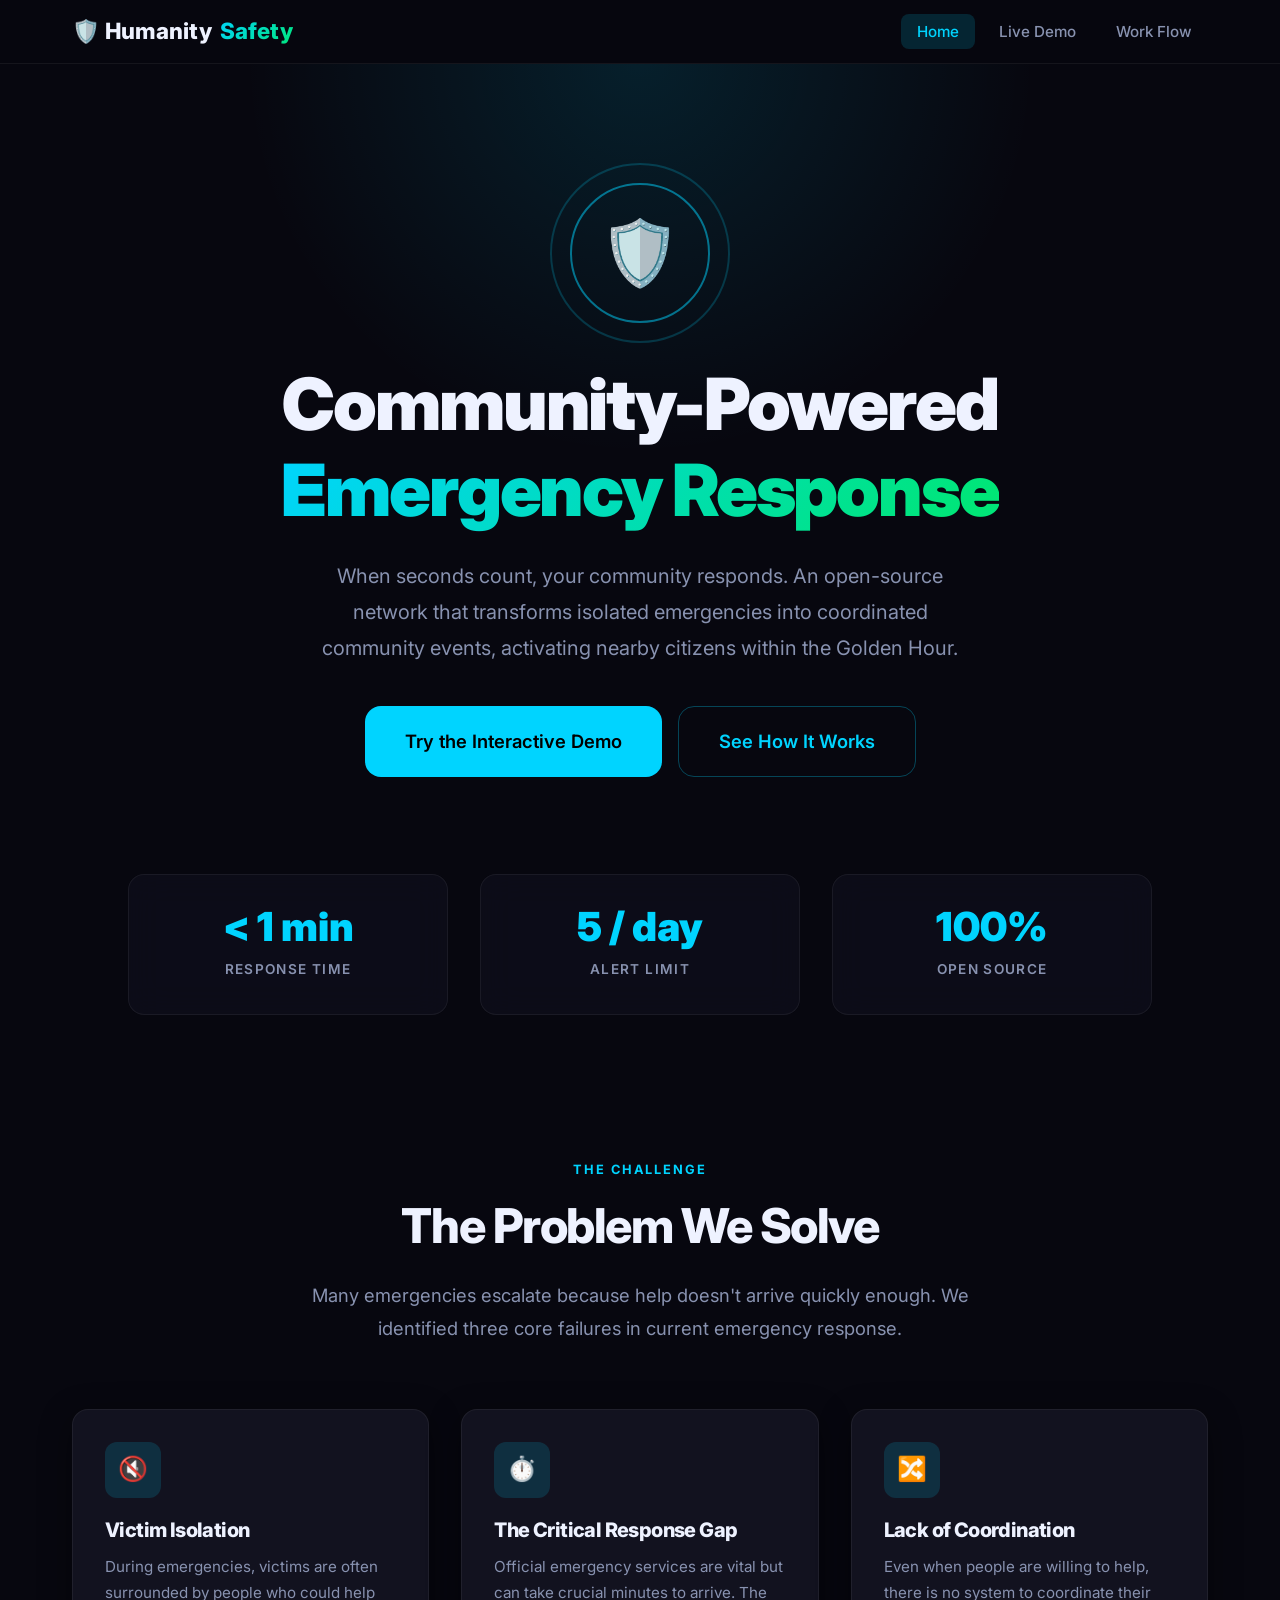
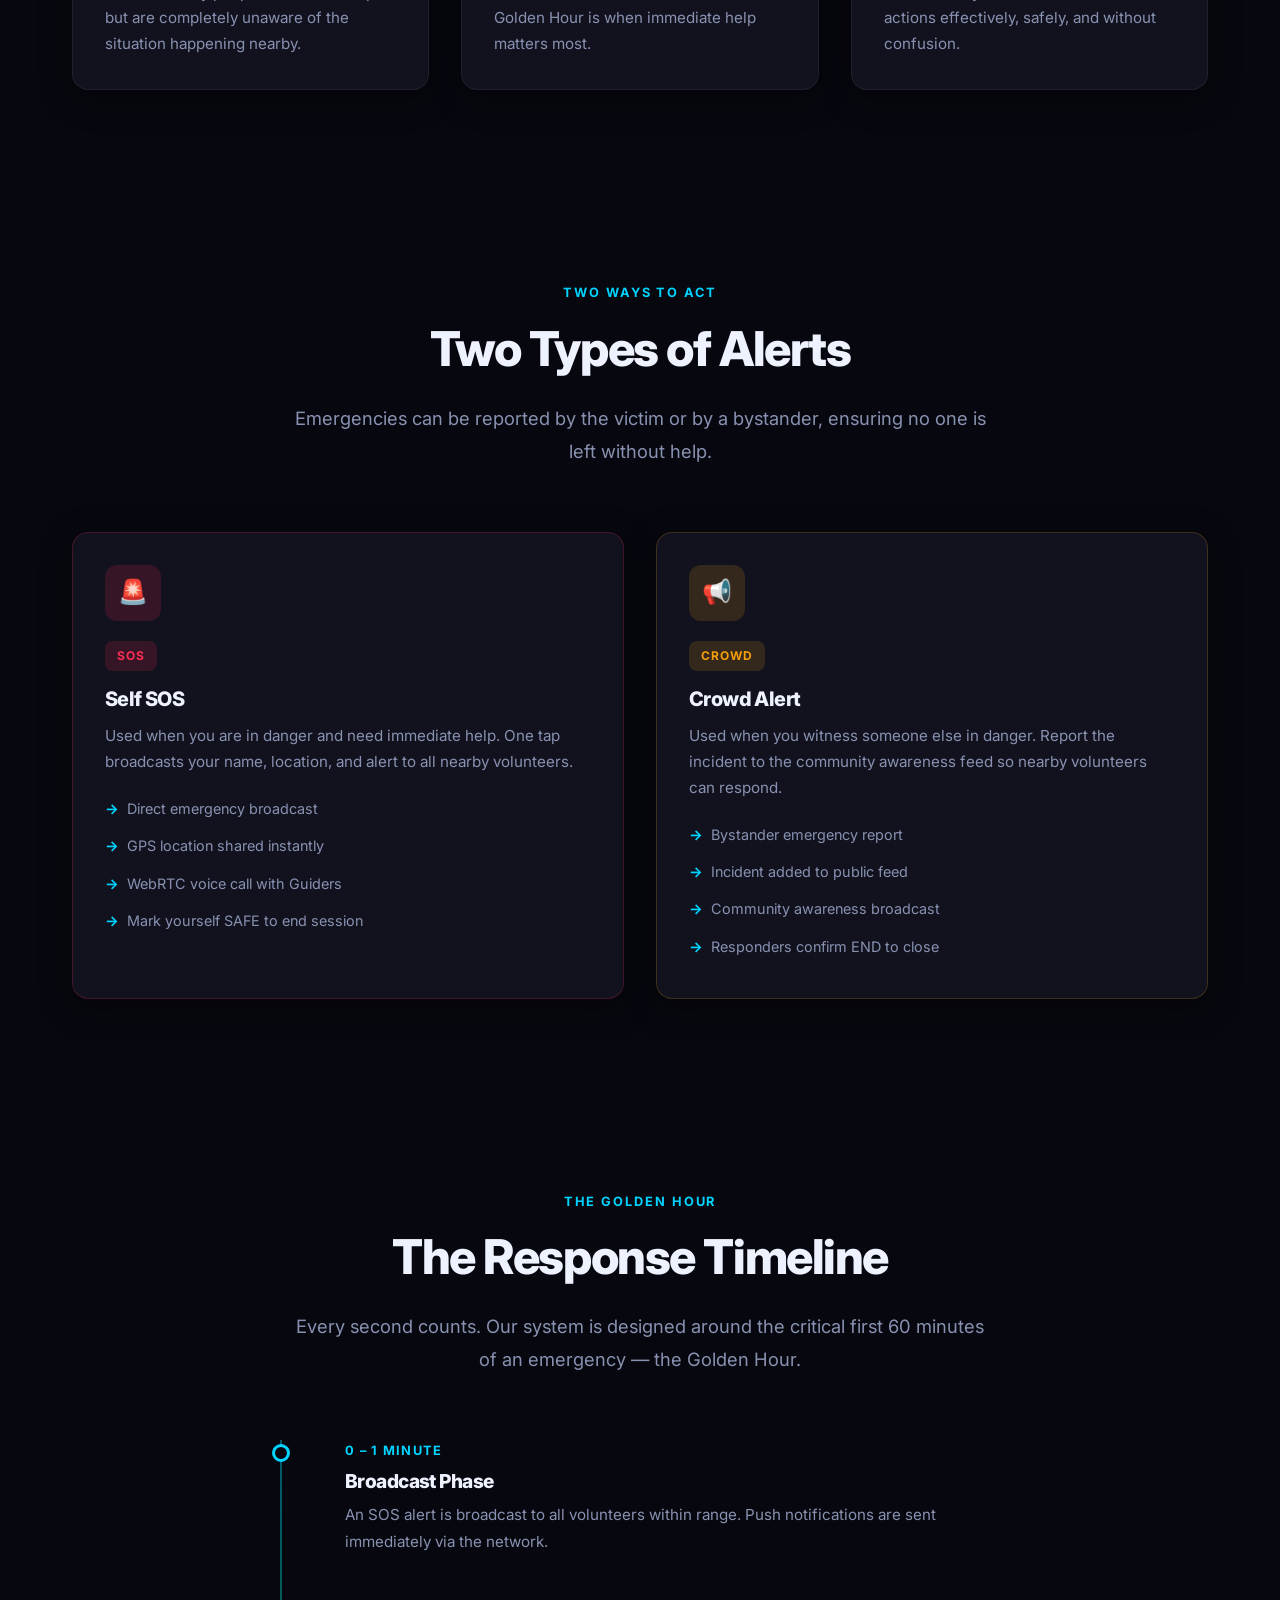
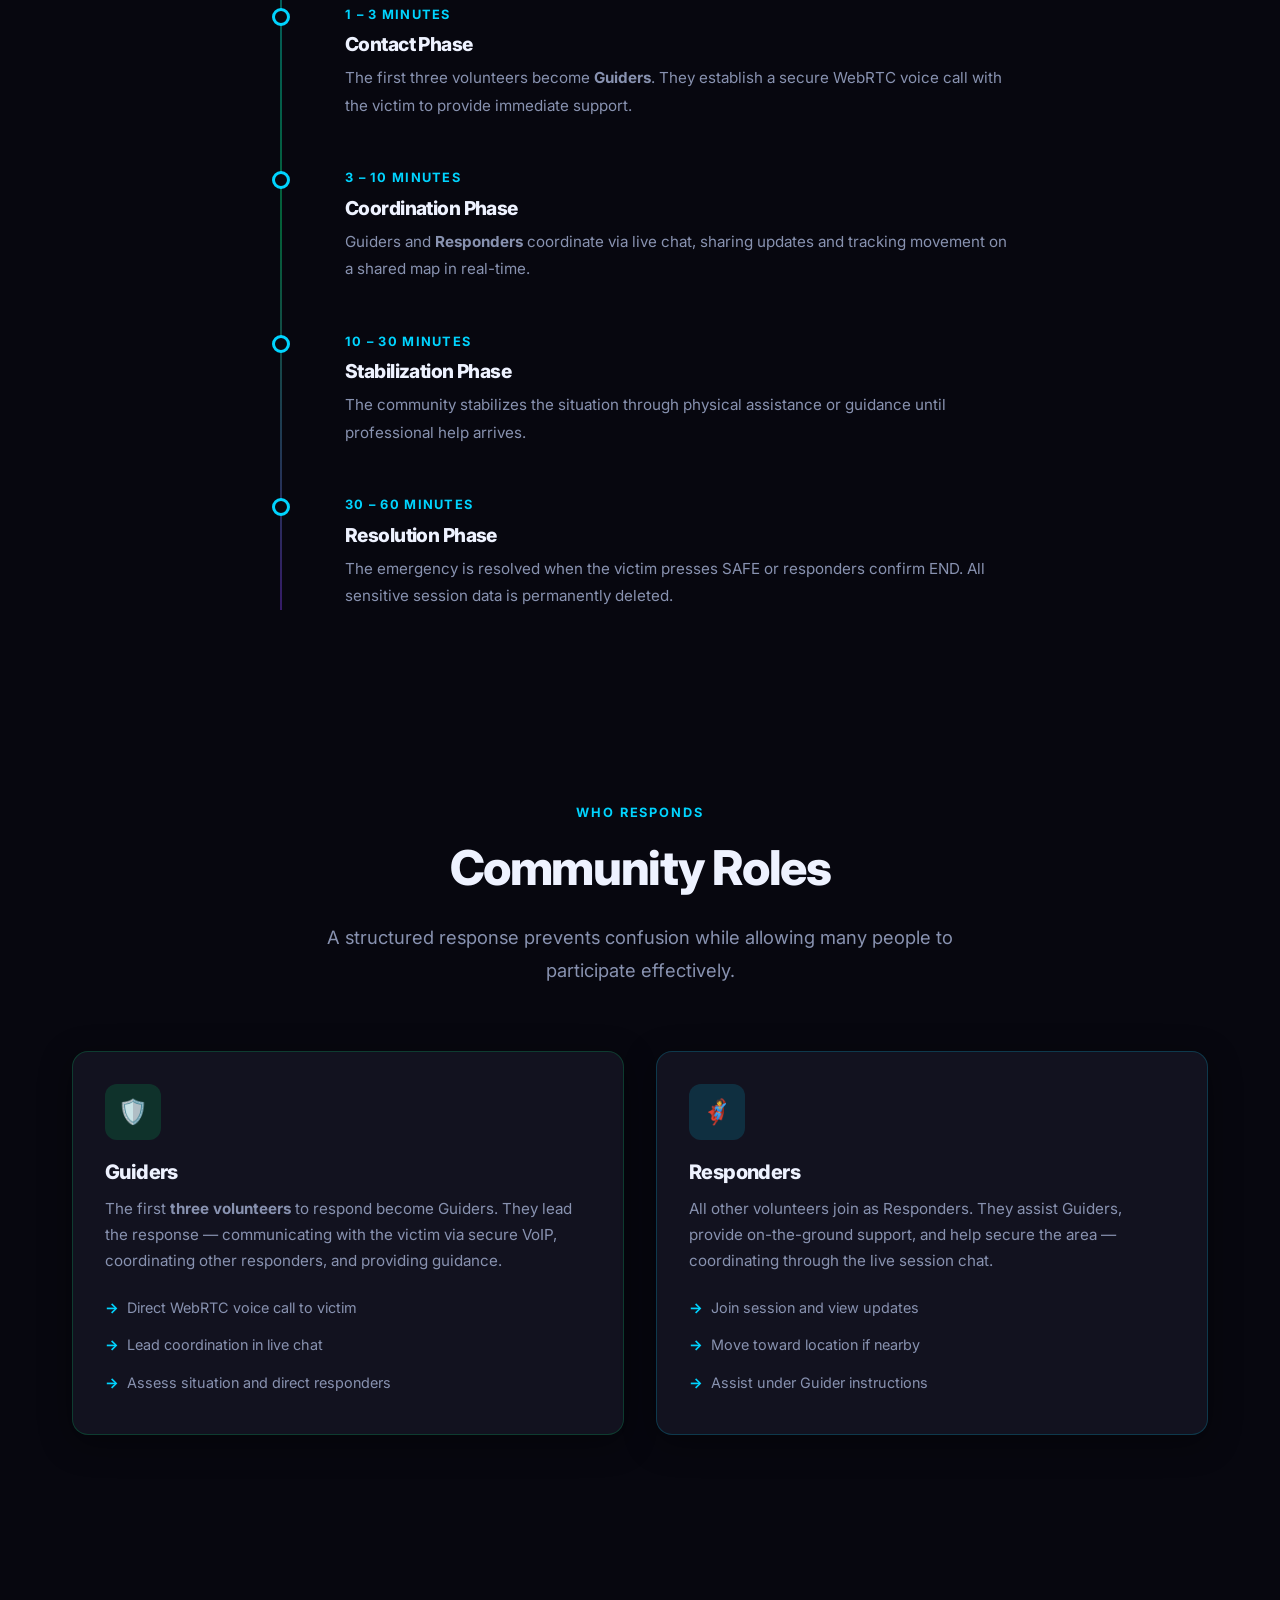
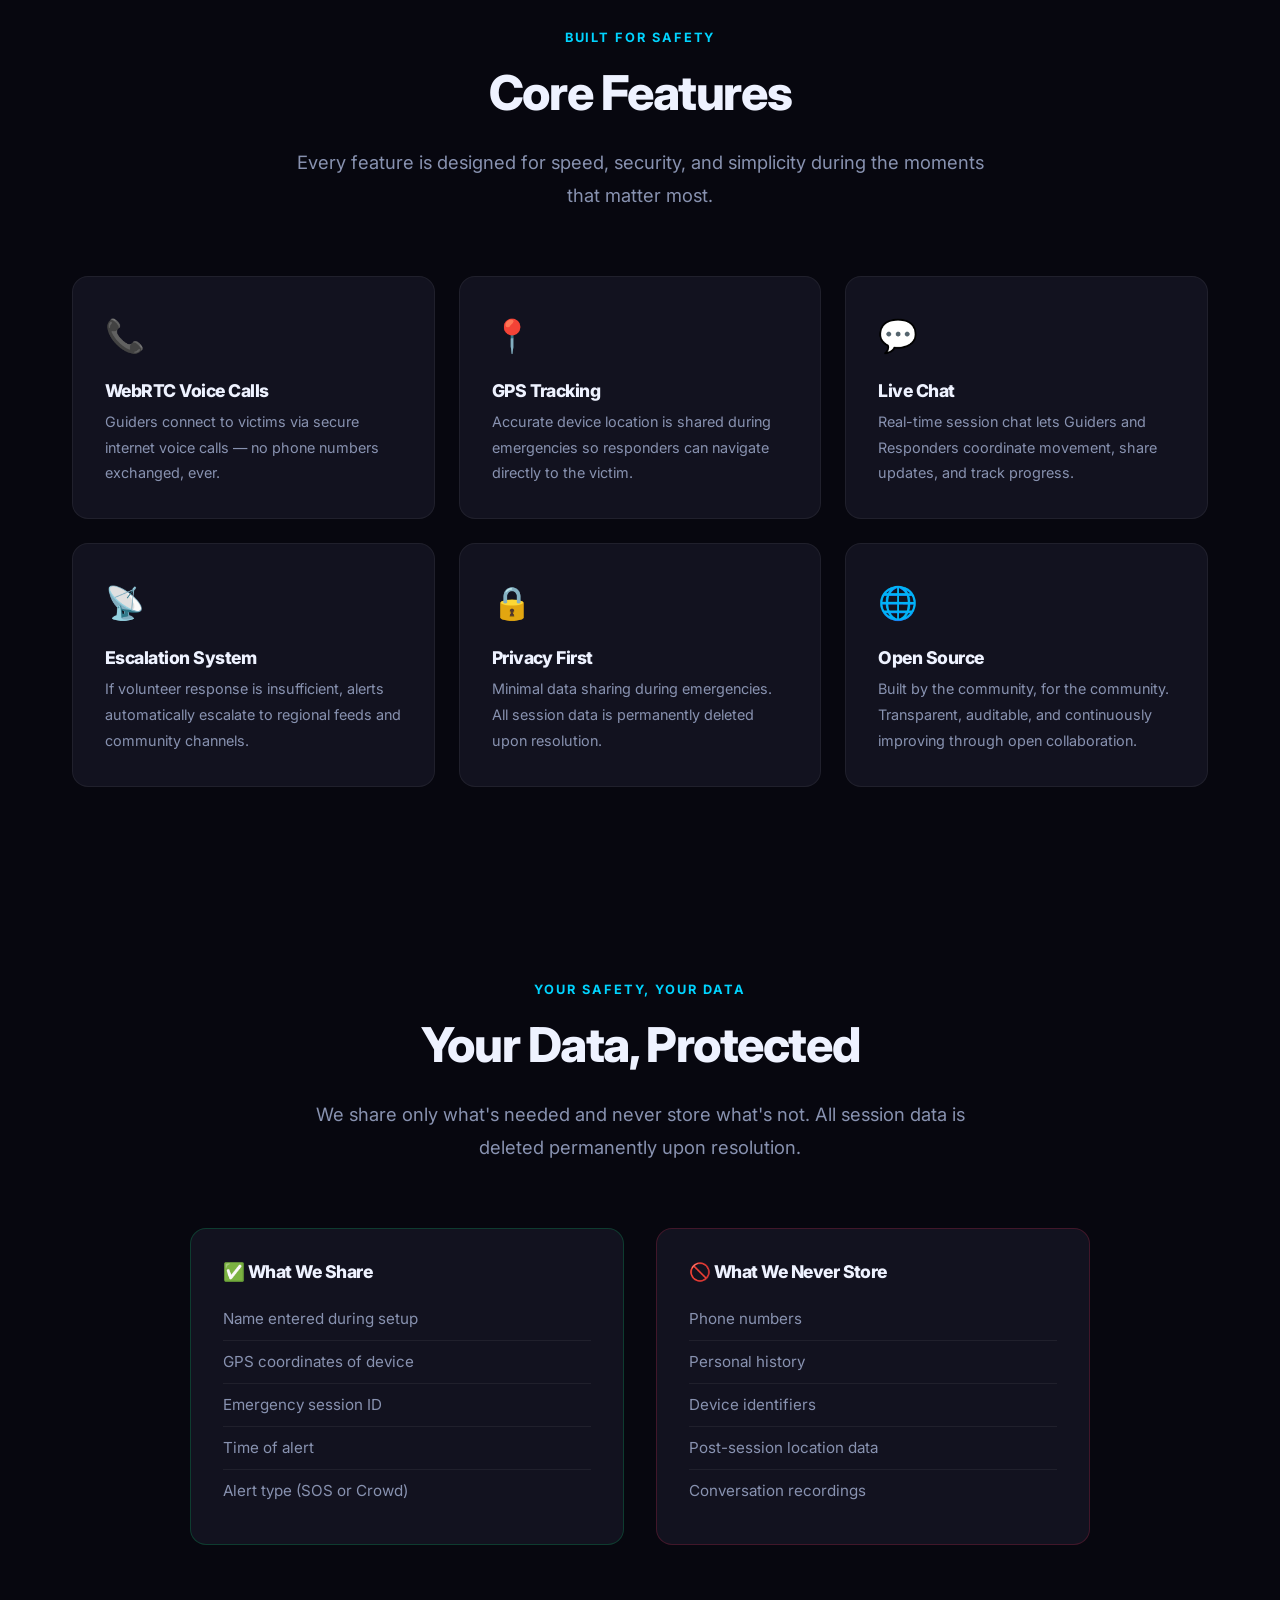
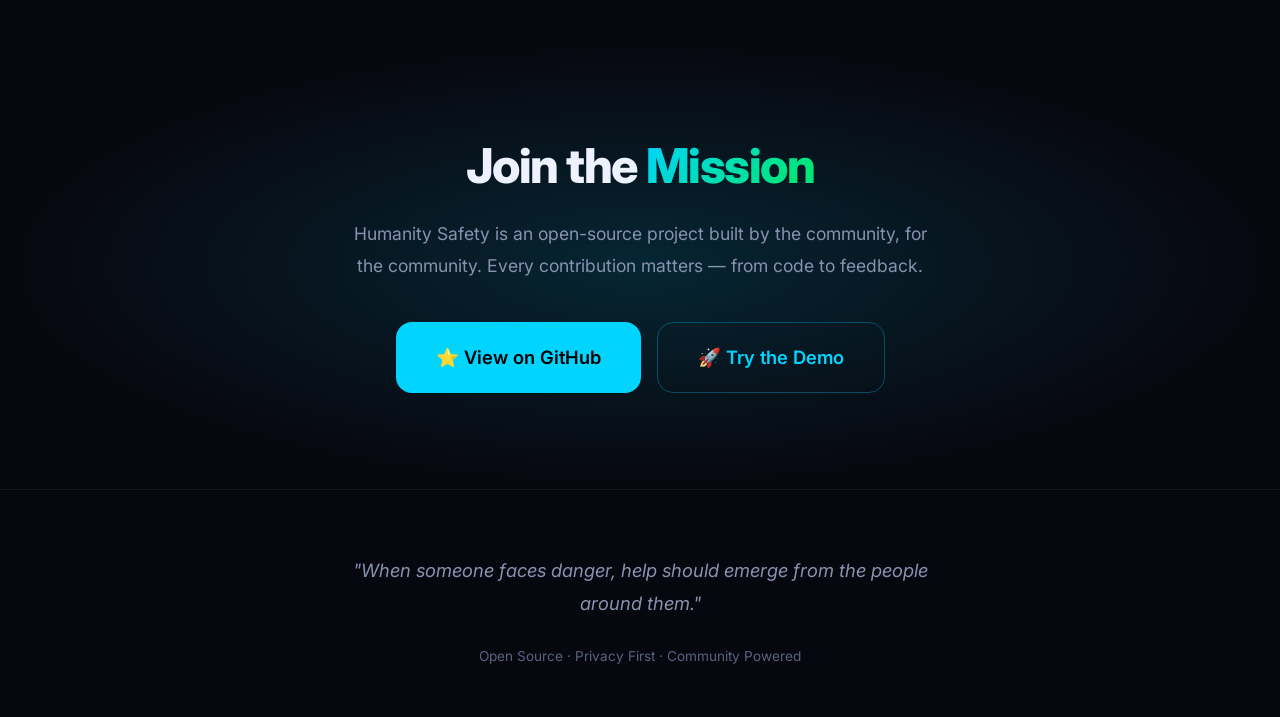
<file: index.html>
<!DOCTYPE html>
<html lang="en">

<head>
  <meta charset="UTF-8">
  <meta name="viewport" content="width=device-width, initial-scale=1.0">
  <title>Humanity Safety | Community-Powered Emergency Response</title>
  <link rel="stylesheet" href="style.css">
</head>

<body>

  <!-- ======== Navigation ======== -->
  <header>
    <nav>
      <a href="index.html" class="logo" aria-label="Humanity Safety Home">
        🛡️ Humanity <span>Safety</span>
      </a>
      <ul class="nav-links">
        <li><a href="index.html" class="active">Home</a></li>
        <li><a href="simulation.html">Live Demo</a></li>
        <li><a href="flow.html">Work Flow</a></li>
      </ul>
    </nav>
  </header>

  <main>

    <!-- ======== Hero ======== -->
    <section class="hero" aria-label="Hero">
      <div class="particles" aria-hidden="true">
        <div class="particle"></div>
        <div class="particle"></div>
        <div class="particle"></div>
        <div class="particle"></div>
        <div class="particle"></div>
        <div class="particle"></div>
        <div class="particle"></div>
        <div class="particle"></div>
        <div class="particle"></div>
        <div class="particle"></div>
        <div class="particle"></div>
        <div class="particle"></div>
      </div>

      <div class="hero-shield" aria-hidden="true">🛡️</div>

      <h1 class="hero-title">
        Community-Powered<br>
        <span class="gradient-text">Emergency Response</span>
      </h1>

      <p class="hero-subtitle">
        When seconds count, your community responds. An open-source network
        that transforms isolated emergencies into coordinated community events,
        activating nearby citizens within the Golden Hour.
      </p>

      <div class="hero-actions">
        <a href="simulation.html" class="btn btn-primary btn-lg">Try the Interactive Demo</a>
        <a href="#how-it-works" class="btn btn-secondary btn-lg">See How It Works</a>
      </div>
    </section>

    <!-- ======== Stats Bar ======== -->
    <div class="stats-bar" aria-label="Key statistics">
      <div class="stat-item">
        <span class="stat-value">&lt; 1 min</span>
        <span class="stat-label">Response Time</span>
      </div>
      <div class="stat-item">
        <span class="stat-value">5 / day</span>
        <span class="stat-label">Alert Limit</span>
      </div>
      <div class="stat-item">
        <span class="stat-value">100%</span>
        <span class="stat-label">Open Source</span>
      </div>
    </div>

    <!-- ======== Problem Section ======== -->
    <section class="section" aria-labelledby="problem-heading">
      <span class="section-label text-center" style="display:block">The Challenge</span>
      <h2 class="section-title" id="problem-heading">The Problem We Solve</h2>
      <p class="section-subtitle">
        Many emergencies escalate because help doesn't arrive quickly enough.
        We identified three core failures in current emergency response.
      </p>

      <div class="grid">
        <div class="card">
          <div class="card-icon">🔇</div>
          <h3>Victim Isolation</h3>
          <p>During emergencies, victims are often surrounded by people who could help but are completely unaware of the
            situation happening nearby.</p>
        </div>
        <div class="card">
          <div class="card-icon">⏱️</div>
          <h3>The Critical Response Gap</h3>
          <p>Official emergency services are vital but can take crucial minutes to arrive. The Golden Hour is when
            immediate help matters most.</p>
        </div>
        <div class="card">
          <div class="card-icon">🔀</div>
          <h3>Lack of Coordination</h3>
          <p>Even when people are willing to help, there is no system to coordinate their actions effectively, safely,
            and without confusion.</p>
        </div>
      </div>
    </section>

    <!-- ======== Alert Types ======== -->
    <section class="section" aria-labelledby="alerts-heading">
      <span class="section-label text-center" style="display:block">Two Ways to Act</span>
      <h2 class="section-title" id="alerts-heading">Two Types of Alerts</h2>
      <p class="section-subtitle">
        Emergencies can be reported by the victim or by a bystander,
        ensuring no one is left without help.
      </p>

      <div class="grid-2">
        <div class="card card--sos">
          <div class="card-icon">🚨</div>
          <span class="card-badge card-badge">SOS</span>
          <h3>Self SOS</h3>
          <p>Used when you are in danger and need immediate help. One tap broadcasts your name, location, and alert to
            all nearby volunteers.</p>
          <ul class="card-list">
            <li>Direct emergency broadcast</li>
            <li>GPS location shared instantly</li>
            <li>WebRTC voice call with Guiders</li>
            <li>Mark yourself SAFE to end session</li>
          </ul>
        </div>
        <div class="card card--crowd">
          <div class="card-icon">📢</div>
          <span class="card-badge">CROWD</span>
          <h3>Crowd Alert</h3>
          <p>Used when you witness someone else in danger. Report the incident to the community awareness feed so nearby
            volunteers can respond.</p>
          <ul class="card-list">
            <li>Bystander emergency report</li>
            <li>Incident added to public feed</li>
            <li>Community awareness broadcast</li>
            <li>Responders confirm END to close</li>
          </ul>
        </div>
      </div>
    </section>

    <!-- ======== Timeline ======== -->
    <section class="section" id="how-it-works" aria-labelledby="timeline-heading">
      <span class="section-label text-center" style="display:block">The Golden Hour</span>
      <h2 class="section-title" id="timeline-heading">The Response Timeline</h2>
      <p class="section-subtitle">
        Every second counts. Our system is designed around the critical first
        60 minutes of an emergency — the Golden Hour.
      </p>

      <div class="timeline" role="list">
        <div class="timeline-item" role="listitem">
          <div class="timeline-time">0 – 1 Minute</div>
          <h3>Broadcast Phase</h3>
          <p>An SOS alert is broadcast to all volunteers within range. Push notifications are sent immediately via the
            network.</p>
        </div>
        <div class="timeline-item" role="listitem">
          <div class="timeline-time">1 – 3 Minutes</div>
          <h3>Contact Phase</h3>
          <p>The first three volunteers become <strong>Guiders</strong>. They establish a secure WebRTC voice call with
            the victim to provide immediate support.</p>
        </div>
        <div class="timeline-item" role="listitem">
          <div class="timeline-time">3 – 10 Minutes</div>
          <h3>Coordination Phase</h3>
          <p>Guiders and <strong>Responders</strong> coordinate via live chat, sharing updates and tracking movement on
            a shared map in real-time.</p>
        </div>
        <div class="timeline-item" role="listitem">
          <div class="timeline-time">10 – 30 Minutes</div>
          <h3>Stabilization Phase</h3>
          <p>The community stabilizes the situation through physical assistance or guidance until professional help
            arrives.</p>
        </div>
        <div class="timeline-item" role="listitem">
          <div class="timeline-time">30 – 60 Minutes</div>
          <h3>Resolution Phase</h3>
          <p>The emergency is resolved when the victim presses SAFE or responders confirm END. All sensitive session
            data is permanently deleted.</p>
        </div>
      </div>
    </section>

    <!-- ======== Community Roles ======== -->
    <section class="section" aria-labelledby="roles-heading">
      <span class="section-label text-center" style="display:block">Who Responds</span>
      <h2 class="section-title" id="roles-heading">Community Roles</h2>
      <p class="section-subtitle">
        A structured response prevents confusion while allowing many people to participate effectively.
      </p>

      <div class="grid-2">
        <div class="card card--guider">
          <div class="card-icon">🛡️</div>
          <h3>Guiders</h3>
          <p>The first <strong>three volunteers</strong> to respond become Guiders. They lead the response —
            communicating with the victim via secure VoIP, coordinating other responders, and providing guidance.</p>
          <ul class="card-list">
            <li>Direct WebRTC voice call to victim</li>
            <li>Lead coordination in live chat</li>
            <li>Assess situation and direct responders</li>
          </ul>
        </div>
        <div class="card card--responder">
          <div class="card-icon">🦸</div>
          <h3>Responders</h3>
          <p>All other volunteers join as Responders. They assist Guiders, provide on-the-ground support, and help
            secure the area — coordinating through the live session chat.</p>
          <ul class="card-list">
            <li>Join session and view updates</li>
            <li>Move toward location if nearby</li>
            <li>Assist under Guider instructions</li>
          </ul>
        </div>
      </div>
    </section>

    <!-- ======== Features Grid ======== -->
    <section class="section" aria-labelledby="features-heading">
      <span class="section-label text-center" style="display:block">Built for Safety</span>
      <h2 class="section-title" id="features-heading">Core Features</h2>
      <p class="section-subtitle">
        Every feature is designed for speed, security, and simplicity during the moments that matter most.
      </p>

      <div class="features-grid">
        <div class="feature-card">
          <div class="feature-icon">📞</div>
          <h3>WebRTC Voice Calls</h3>
          <p>Guiders connect to victims via secure internet voice calls — no phone numbers exchanged, ever.</p>
        </div>
        <div class="feature-card">
          <div class="feature-icon">📍</div>
          <h3>GPS Tracking</h3>
          <p>Accurate device location is shared during emergencies so responders can navigate directly to the victim.
          </p>
        </div>
        <div class="feature-card">
          <div class="feature-icon">💬</div>
          <h3>Live Chat</h3>
          <p>Real-time session chat lets Guiders and Responders coordinate movement, share updates, and track progress.
          </p>
        </div>
        <div class="feature-card">
          <div class="feature-icon">📡</div>
          <h3>Escalation System</h3>
          <p>If volunteer response is insufficient, alerts automatically escalate to regional feeds and community
            channels.</p>
        </div>
        <div class="feature-card">
          <div class="feature-icon">🔒</div>
          <h3>Privacy First</h3>
          <p>Minimal data sharing during emergencies. All session data is permanently deleted upon resolution.</p>
        </div>
        <div class="feature-card">
          <div class="feature-icon">🌐</div>
          <h3>Open Source</h3>
          <p>Built by the community, for the community. Transparent, auditable, and continuously improving through open
            collaboration.</p>
        </div>
      </div>
    </section>

    <!-- ======== Data Privacy ======== -->
    <section class="section" aria-labelledby="privacy-heading">
      <span class="section-label text-center" style="display:block">Your Safety, Your Data</span>
      <h2 class="section-title" id="privacy-heading">Your Data, Protected</h2>
      <p class="section-subtitle">
        We share only what's needed and never store what's not.
        All session data is deleted permanently upon resolution.
      </p>

      <div class="privacy-grid">
        <div class="privacy-card privacy-card--shared">
          <h3>✅ What We Share</h3>
          <ul class="privacy-list">
            <li>Name entered during setup</li>
            <li>GPS coordinates of device</li>
            <li>Emergency session ID</li>
            <li>Time of alert</li>
            <li>Alert type (SOS or Crowd)</li>
          </ul>
        </div>
        <div class="privacy-card privacy-card--protected">
          <h3>🚫 What We Never Store</h3>
          <ul class="privacy-list">
            <li>Phone numbers</li>
            <li>Personal history</li>
            <li>Device identifiers</li>
            <li>Post-session location data</li>
            <li>Conversation recordings</li>
          </ul>
        </div>
      </div>
    </section>

    <!-- ======== Open Source CTA ======== -->
    <section class="cta-section" aria-labelledby="cta-heading">
      <h2 class="section-title" id="cta-heading">
        Join the <span class="gradient-text">Mission</span>
      </h2>
      <p>
        Humanity Safety is an open-source project built by the community, for the community.
        Every contribution matters — from code to feedback.
      </p>
      <div class="cta-actions">
        <a href="#" class="btn btn-primary btn-lg">⭐ View on GitHub</a>
        <a href="simulation.html" class="btn btn-secondary btn-lg">🚀 Try the Demo</a>
      </div>
    </section>

  </main>

  <!-- ======== Footer ======== -->
  <footer>
    <p class="footer-quote">
      "When someone faces danger, help should emerge from the people around them."
    </p>
    <p class="footer-meta">Open Source · Privacy First · Community Powered</p>
  </footer>

  <script src="script.js"></script>
</body>

</html>
</file>
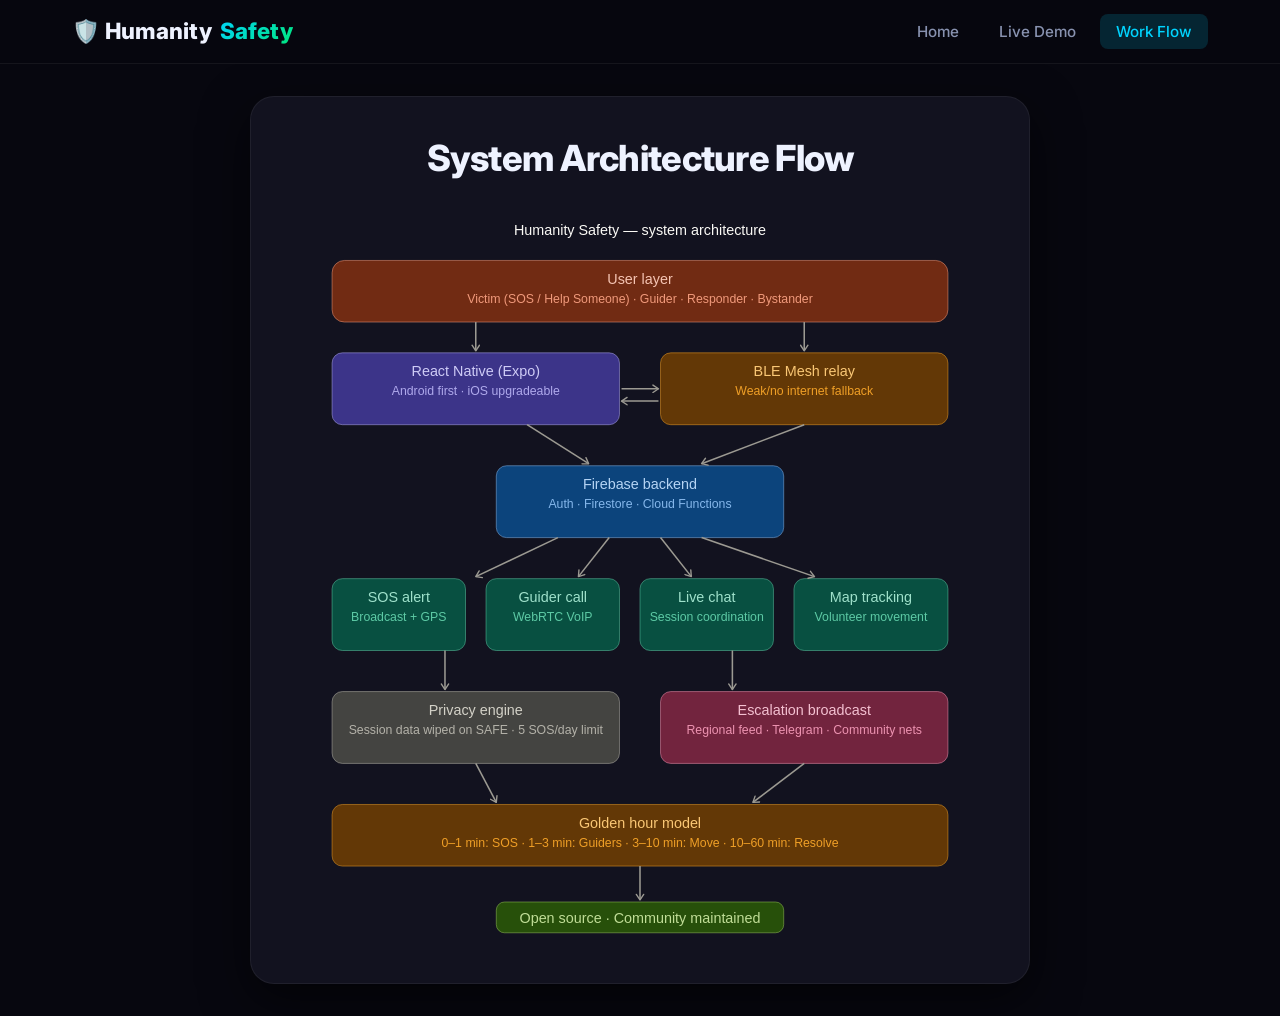
<file: flow.html>
<!DOCTYPE html>
<html lang="en">

<head>
  <meta charset="UTF-8" />
  <meta name="viewport" content="width=device-width, initial-scale=1.0" />
  <title>Humanity Safety — System Architecture</title>
  <link rel="stylesheet" href="style.css">
  <style>
    *,
    *::before,
    *::after {
      box-sizing: border-box;
      margin: 0;
      padding: 0;
    }

    body {
      background: var(--bg-primary, #0d0d0d);
      min-height: 100vh;
      display: flex;
      flex-direction: column;
      font-family: 'Inter', -apple-system, BlinkMacSystemFont, "Segoe UI", sans-serif;
    }

    .flow-main {
      flex: 1;
      display: flex;
      align-items: center;
      justify-content: center;
      padding: 2rem 1.5rem;
    }

    .flow-card {
      background: var(--bg-card, #12121f);
      border: 1px solid var(--border-subtle, rgba(255, 255, 255, 0.06));
      border-radius: var(--radius-xl, 24px);
      padding: 2.5rem;
      width: 100%;
      max-width: 780px;
      box-shadow: var(--shadow-elevated, 0 20px 60px rgba(0, 0, 0, 0.5));
      position: relative;
    }

    .flow-card svg {
      width: 100%;
      height: auto;
      display: block;
    }

    .flow-title {
      text-align: center;
      font-size: clamp(1.75rem, 3vw, 2.25rem);
      font-weight: 800;
      color: var(--text-primary, #eef2ff);
      margin-bottom: 1.5rem;
      letter-spacing: -0.02em;
    }
  </style>
</head>

<body>
  <header>
    <nav>
      <a href="index.html" class="logo" aria-label="Humanity Safety Home">
        🛡️ Humanity <span>Safety</span>
      </a>
      <ul class="nav-links">
        <li><a href="index.html">Home</a></li>
        <li><a href="simulation.html">Live Demo</a></li>
        <li><a href="flow.html" class="active">Work Flow</a></li>
      </ul>
    </nav>
  </header>

  <main class="flow-main">
    <div class="flow-card">
      <h1 class="flow-title">System Architecture Flow</h1>
      <svg width="100%" viewBox="0 0 680 720" xmlns="http://www.w3.org/2000/svg">
        <defs>
          <marker id="arrow" viewBox="0 0 10 10" refX="8" refY="5" markerWidth="6" markerHeight="6"
            orient="auto-start-reverse">
            <path d="M2 1L8 5L2 9" fill="none" stroke="context-stroke" stroke-width="1.5" stroke-linecap="round"
              stroke-linejoin="round" />
          </marker>
        </defs>

        <!-- Title -->
        <text x="340" y="30" text-anchor="middle" font-size="14" font-weight="500"
          font-family="-apple-system, BlinkMacSystemFont, 'Segoe UI', sans-serif" fill="#faf9f5">Humanity Safety —
          system
          architecture</text>

        <!-- User Layer -->
        <g>
          <rect x="40" y="55" width="600" height="60" rx="12" stroke-width="0.5" fill="rgb(113,43,19)"
            stroke="rgb(240,153,123)" />
          <text x="340" y="78" text-anchor="middle" font-size="14" font-weight="500"
            font-family="-apple-system, BlinkMacSystemFont, 'Segoe UI', sans-serif" fill="rgb(245,196,179)">User
            layer</text>
          <text x="340" y="96" text-anchor="middle" font-size="12"
            font-family="-apple-system, BlinkMacSystemFont, 'Segoe UI', sans-serif" fill="rgb(240,153,123)">Victim (SOS
            /
            Help Someone) · Guider · Responder · Bystander</text>
        </g>

        <!-- React Native App -->
        <g>
          <rect x="40" y="145" width="280" height="70" rx="10" stroke-width="0.5" fill="rgb(60,52,137)"
            stroke="rgb(175,169,236)" />
          <text x="180" y="168" text-anchor="middle" font-size="14" font-weight="500"
            font-family="-apple-system, BlinkMacSystemFont, 'Segoe UI', sans-serif" fill="rgb(206,203,246)">React Native
            (Expo)</text>
          <text x="180" y="186" text-anchor="middle" font-size="12"
            font-family="-apple-system, BlinkMacSystemFont, 'Segoe UI', sans-serif" fill="rgb(175,169,236)">Android
            first
            · iOS upgradeable</text>
        </g>

        <!-- BLE Mesh Relay -->
        <g>
          <rect x="360" y="145" width="280" height="70" rx="10" stroke-width="0.5" fill="rgb(99,56,6)"
            stroke="rgb(239,159,39)" />
          <text x="500" y="168" text-anchor="middle" font-size="14" font-weight="500"
            font-family="-apple-system, BlinkMacSystemFont, 'Segoe UI', sans-serif" fill="rgb(250,199,117)">BLE Mesh
            relay</text>
          <text x="500" y="186" text-anchor="middle" font-size="12"
            font-family="-apple-system, BlinkMacSystemFont, 'Segoe UI', sans-serif" fill="rgb(239,159,39)">Weak/no
            internet fallback</text>
        </g>

        <!-- Arrows: user to app + BLE -->
        <line x1="180" y1="115" x2="180" y2="143" stroke="rgb(156,154,146)" stroke-width="1.5" fill="none"
          marker-end="url(#arrow)" />
        <line x1="500" y1="115" x2="500" y2="143" stroke="rgb(156,154,146)" stroke-width="1.5" fill="none"
          marker-end="url(#arrow)" />

        <!-- Bidirectional arrows between app and BLE -->
        <line x1="322" y1="180" x2="358" y2="180" stroke="rgb(156,154,146)" stroke-width="1.5" fill="none"
          marker-end="url(#arrow)" />
        <line x1="358" y1="192" x2="322" y2="192" stroke="rgb(156,154,146)" stroke-width="1.5" fill="none"
          marker-end="url(#arrow)" />

        <!-- Firebase Backend -->
        <g>
          <rect x="200" y="255" width="280" height="70" rx="10" stroke-width="0.5" fill="rgb(12,68,124)"
            stroke="rgb(133,183,235)" />
          <text x="340" y="278" text-anchor="middle" font-size="14" font-weight="500"
            font-family="-apple-system, BlinkMacSystemFont, 'Segoe UI', sans-serif" fill="rgb(181,212,244)">Firebase
            backend</text>
          <text x="340" y="296" text-anchor="middle" font-size="12"
            font-family="-apple-system, BlinkMacSystemFont, 'Segoe UI', sans-serif" fill="rgb(133,183,235)">Auth ·
            Firestore · Cloud Functions</text>
        </g>

        <!-- Arrows to Firebase -->
        <line x1="230" y1="215" x2="290" y2="253" stroke="rgb(156,154,146)" stroke-width="1.5" fill="none"
          marker-end="url(#arrow)" />
        <line x1="500" y1="215" x2="400" y2="253" stroke="rgb(156,154,146)" stroke-width="1.5" fill="none"
          marker-end="url(#arrow)" />

        <!-- Core Features Row -->
        <g>
          <rect x="40" y="365" width="130" height="70" rx="10" stroke-width="0.5" fill="rgb(8,80,65)"
            stroke="rgb(93,202,165)" />
          <text x="105" y="388" text-anchor="middle" font-size="14" font-weight="500"
            font-family="-apple-system, BlinkMacSystemFont, 'Segoe UI', sans-serif" fill="rgb(159,225,203)">SOS
            alert</text>
          <text x="105" y="406" text-anchor="middle" font-size="12"
            font-family="-apple-system, BlinkMacSystemFont, 'Segoe UI', sans-serif" fill="rgb(93,202,165)">Broadcast +
            GPS</text>
        </g>
        <g>
          <rect x="190" y="365" width="130" height="70" rx="10" stroke-width="0.5" fill="rgb(8,80,65)"
            stroke="rgb(93,202,165)" />
          <text x="255" y="388" text-anchor="middle" font-size="14" font-weight="500"
            font-family="-apple-system, BlinkMacSystemFont, 'Segoe UI', sans-serif" fill="rgb(159,225,203)">Guider
            call</text>
          <text x="255" y="406" text-anchor="middle" font-size="12"
            font-family="-apple-system, BlinkMacSystemFont, 'Segoe UI', sans-serif" fill="rgb(93,202,165)">WebRTC
            VoIP</text>
        </g>
        <g>
          <rect x="340" y="365" width="130" height="70" rx="10" stroke-width="0.5" fill="rgb(8,80,65)"
            stroke="rgb(93,202,165)" />
          <text x="405" y="388" text-anchor="middle" font-size="14" font-weight="500"
            font-family="-apple-system, BlinkMacSystemFont, 'Segoe UI', sans-serif" fill="rgb(159,225,203)">Live
            chat</text>
          <text x="405" y="406" text-anchor="middle" font-size="12"
            font-family="-apple-system, BlinkMacSystemFont, 'Segoe UI', sans-serif" fill="rgb(93,202,165)">Session
            coordination</text>
        </g>
        <g>
          <rect x="490" y="365" width="150" height="70" rx="10" stroke-width="0.5" fill="rgb(8,80,65)"
            stroke="rgb(93,202,165)" />
          <text x="565" y="388" text-anchor="middle" font-size="14" font-weight="500"
            font-family="-apple-system, BlinkMacSystemFont, 'Segoe UI', sans-serif" fill="rgb(159,225,203)">Map
            tracking</text>
          <text x="565" y="406" text-anchor="middle" font-size="12"
            font-family="-apple-system, BlinkMacSystemFont, 'Segoe UI', sans-serif" fill="rgb(93,202,165)">Volunteer
            movement</text>
        </g>

        <!-- Arrows from Firebase to features -->
        <line x1="260" y1="325" x2="180" y2="363" stroke="rgb(156,154,146)" stroke-width="1.5" fill="none"
          marker-end="url(#arrow)" />
        <line x1="310" y1="325" x2="280" y2="363" stroke="rgb(156,154,146)" stroke-width="1.5" fill="none"
          marker-end="url(#arrow)" />
        <line x1="360" y1="325" x2="390" y2="363" stroke="rgb(156,154,146)" stroke-width="1.5" fill="none"
          marker-end="url(#arrow)" />
        <line x1="400" y1="325" x2="510" y2="363" stroke="rgb(156,154,146)" stroke-width="1.5" fill="none"
          marker-end="url(#arrow)" />

        <!-- Privacy Engine -->
        <g>
          <rect x="40" y="475" width="280" height="70" rx="10" stroke-width="0.5" fill="rgb(68,68,65)"
            stroke="rgb(180,178,169)" />
          <text x="180" y="498" text-anchor="middle" font-size="14" font-weight="500"
            font-family="-apple-system, BlinkMacSystemFont, 'Segoe UI', sans-serif" fill="rgb(211,209,199)">Privacy
            engine</text>
          <text x="180" y="516" text-anchor="middle" font-size="12"
            font-family="-apple-system, BlinkMacSystemFont, 'Segoe UI', sans-serif" fill="rgb(180,178,169)">Session data
            wiped on SAFE · 5 SOS/day limit</text>
        </g>

        <!-- Escalation Broadcast -->
        <g>
          <rect x="360" y="475" width="280" height="70" rx="10" stroke-width="0.5" fill="rgb(114,36,62)"
            stroke="rgb(237,147,177)" />
          <text x="500" y="498" text-anchor="middle" font-size="14" font-weight="500"
            font-family="-apple-system, BlinkMacSystemFont, 'Segoe UI', sans-serif" fill="rgb(244,192,209)">Escalation
            broadcast</text>
          <text x="500" y="516" text-anchor="middle" font-size="12"
            font-family="-apple-system, BlinkMacSystemFont, 'Segoe UI', sans-serif" fill="rgb(237,147,177)">Regional
            feed
            · Telegram · Community nets</text>
        </g>

        <!-- Arrows to privacy + escalation -->
        <line x1="150" y1="435" x2="150" y2="473" stroke="rgb(156,154,146)" stroke-width="1.5" fill="none"
          marker-end="url(#arrow)" />
        <line x1="430" y1="435" x2="430" y2="473" stroke="rgb(156,154,146)" stroke-width="1.5" fill="none"
          marker-end="url(#arrow)" />

        <!-- Golden Hour Bar -->
        <g>
          <rect x="40" y="585" width="600" height="60" rx="10" stroke-width="0.5" fill="rgb(99,56,6)"
            stroke="rgb(239,159,39)" />
          <text x="340" y="608" text-anchor="middle" font-size="14" font-weight="500"
            font-family="-apple-system, BlinkMacSystemFont, 'Segoe UI', sans-serif" fill="rgb(250,199,117)">Golden hour
            model</text>
          <text x="340" y="626" text-anchor="middle" font-size="12"
            font-family="-apple-system, BlinkMacSystemFont, 'Segoe UI', sans-serif" fill="rgb(239,159,39)">0–1 min: SOS
            ·
            1–3 min: Guiders · 3–10 min: Move · 10–60 min: Resolve</text>
        </g>

        <!-- Arrows to golden hour -->
        <line x1="180" y1="545" x2="200" y2="583" stroke="rgb(156,154,146)" stroke-width="1.5" fill="none"
          marker-end="url(#arrow)" />
        <line x1="500" y1="545" x2="450" y2="583" stroke="rgb(156,154,146)" stroke-width="1.5" fill="none"
          marker-end="url(#arrow)" />

        <!-- Open Source Badge -->
        <g>
          <rect x="200" y="680" width="280" height="30" rx="8" stroke-width="0.5" fill="rgb(39,80,10)"
            stroke="rgb(151,196,89)" />
          <text x="340" y="700" text-anchor="middle" font-size="14" font-weight="500"
            font-family="-apple-system, BlinkMacSystemFont, 'Segoe UI', sans-serif" fill="rgb(192,221,151)">Open source
            ·
            Community maintained</text>
        </g>
        <line x1="340" y1="645" x2="340" y2="678" stroke="rgb(156,154,146)" stroke-width="1.5" fill="none"
          marker-end="url(#arrow)" />

      </svg>
    </div>
</body>

</html>
</file>
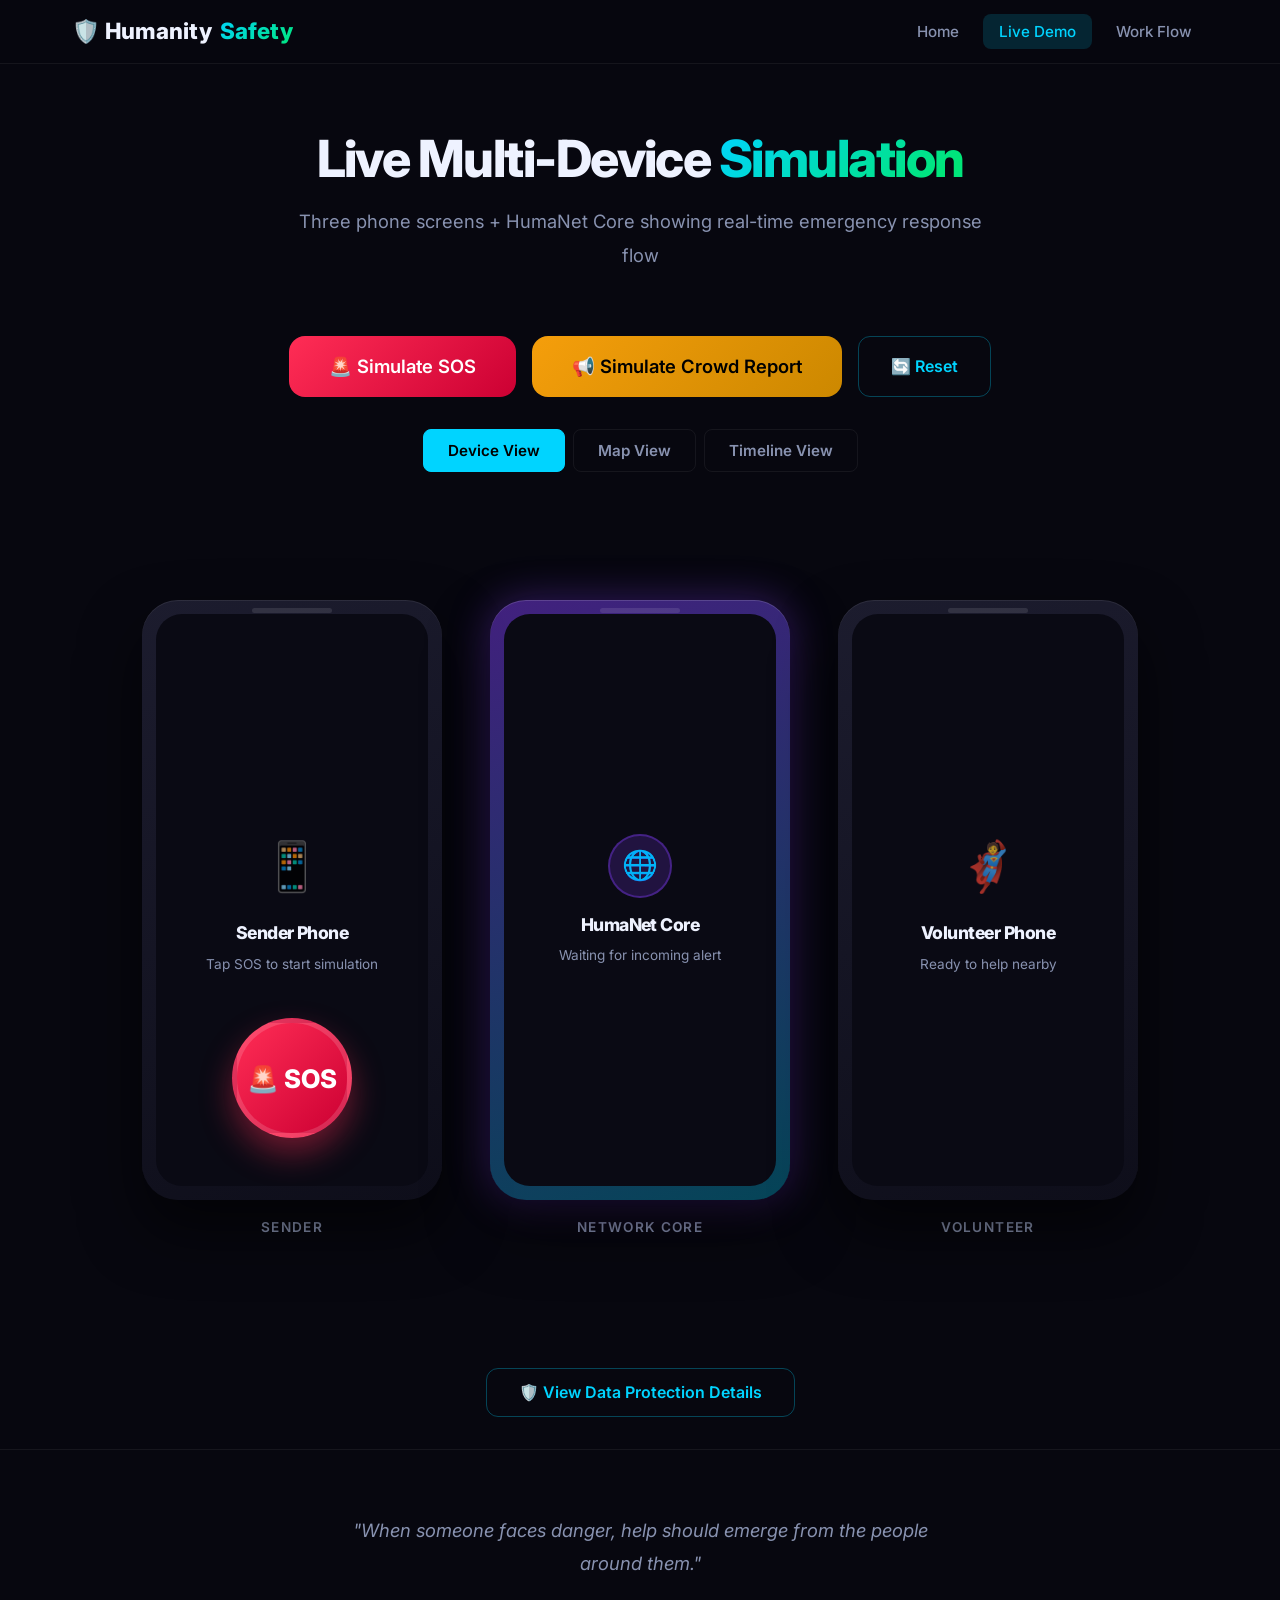
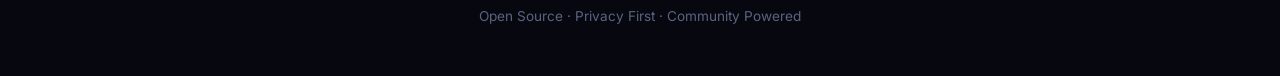
<file: simulation.html>
<!DOCTYPE html>
<html lang="en">

<head>
  <meta charset="UTF-8">
  <meta name="viewport" content="width=device-width, initial-scale=1.0">
  <title>Live Simulation | Humanity Safety</title>
  <link rel="stylesheet" href="style.css">
</head>

<body>

  <!-- ======== Navigation ======== -->
  <header>
    <nav>
      <a href="index.html" class="logo" aria-label="Humanity Safety Home">
        🛡️ Humanity <span>Safety</span>
      </a>
      <ul class="nav-links">
        <li><a href="index.html">Home</a></li>
        <li><a href="simulation.html" class="active">Live Demo</a></li>
        <li><a href="flow.html">Work Flow</a></li>

      </ul>
    </nav>
  </header>

  <main>

    <!-- ======== Simulation Hero ======== -->
    <section class="sim-hero" aria-label="Simulation hero">
      <h1>Live Multi-Device <span class="gradient-text">Simulation</span></h1>
      <p>Three phone screens + HumaNet Core showing real-time emergency response flow</p>
    </section>

    <!-- ======== Alert Picker ======== -->
    <div class="alert-picker" aria-label="Choose alert type">
      <button class="btn btn-danger btn-lg" id="sim-sos">🚨 Simulate SOS</button>
      <button class="btn btn-warning btn-lg" id="sim-crowd">📢 Simulate Crowd Report</button>
      <button class="btn btn-secondary" id="reset-sim">🔄 Reset</button>
    </div>

    <!-- ======== Tabs ======== -->
    <div class="tab-nav" role="tablist" aria-label="Simulation views">
      <button class="tab-btn active" role="tab" aria-selected="true" data-tab="device-view">Device View</button>
      <button class="tab-btn" role="tab" aria-selected="false" data-tab="map-view">Map View</button>
      <button class="tab-btn" role="tab" aria-selected="false" data-tab="timeline-view">Timeline View</button>
    </div>

    <div class="section section--wide">

      <!-- ===== Device View ===== -->
      <div id="device-view" class="tab-content active" role="tabpanel">
        <div class="devices-row">

          <!-- Sender Device -->
          <div class="device-container">
            <div class="device-bezel">
              <div class="device-screen" id="sender-panel">
                <div class="panel-idle">
                  <div class="panel-idle-icon">📱</div>
                  <h3>Sender Phone</h3>
                  <p>Tap SOS to start simulation</p>
                  <button class="sos-btn" id="sos-btn-device" aria-label="Trigger SOS">🚨 SOS</button>
                </div>
              </div>
            </div>
            <div class="device-label">Sender</div>
          </div>

          <!-- Network Core -->
          <div class="device-container">
            <div class="device-bezel device-bezel--core">
              <div class="device-screen" id="network-panel">
                <div class="panel-idle">
                  <div class="core-icon">🌐</div>
                  <h3>HumaNet Core</h3>
                  <p>Waiting for incoming alert</p>
                </div>
              </div>
            </div>
            <div class="device-label">Network Core</div>
          </div>

          <!-- Volunteer Device -->
          <div class="device-container">
            <div class="device-bezel">
              <div class="device-screen" id="volunteer-panel">
                <div class="panel-idle">
                  <div class="panel-idle-icon">🦸</div>
                  <h3>Volunteer Phone</h3>
                  <p>Ready to help nearby</p>
                </div>
              </div>
            </div>
            <div class="device-label">Volunteer</div>
          </div>

        </div>
      </div>

      <!-- ===== Map View ===== -->
      <div id="map-view" class="tab-content" role="tabpanel">
        <div class="map-container">
          <div class="map-grid"></div>
          <div id="victim-marker" class="map-marker map-marker--victim" aria-label="Victim location" hidden>🚨</div>
          <div id="volunteer-markers"></div>
          <div id="broadcast-rings"></div>
          <div class="map-legend" aria-label="Map legend">
            <div class="map-legend-item">📍 Victim</div>
            <div class="map-legend-item">🦸 Volunteer</div>
            <div class="map-legend-item">🛡️ Guider</div>
          </div>
        </div>
      </div>

      <!-- ===== Timeline View ===== -->
      <div id="timeline-view" class="tab-content" role="tabpanel">
        <div class="sim-timeline">
          <div class="timeline-track" role="list">
            <div class="time-node active" role="listitem" data-step="0">0m</div>
            <div class="time-node" role="listitem" data-step="1">1m</div>
            <div class="time-node" role="listitem" data-step="3">3m</div>
            <div class="time-node" role="listitem" data-step="10">10m</div>
            <div class="time-node" role="listitem" data-step="30">30m</div>
            <div class="time-node" role="listitem" data-step="60">60m</div>
          </div>
          <div class="timeline-desc" id="step-description">
            <h3>0–1 Minute: Broadcast Phase</h3>
            <p>SOS alert is broadcast. Nearby volunteers are notified immediately via push notifications.</p>
          </div>
        </div>
      </div>

    </div>

    <!-- ======== Coordination Panel ======== -->
    <div id="coordination-panel" class="coord-panel" aria-label="Live coordination chat">
      <div class="coord-header">
        <div class="coord-dot" aria-hidden="true"></div>
        <h3>Live Coordination Panel</h3>
      </div>
      <div class="chat-messages" id="chat-messages">
        <div class="chat-placeholder">Waiting for active session...</div>
      </div>
      <div class="chat-input-row">
        <input type="text" class="chat-input" placeholder="Type a message..." disabled aria-label="Chat message input">
        <button class="btn btn-sm btn-primary" disabled>Send</button>
      </div>
    </div>

    <!-- ======== Data Protection Toggle ======== -->
    <div class="data-toggle-section">
      <button id="data-toggle" class="btn btn-secondary">🛡️ View Data Protection Details</button>
      <div id="data-details" class="data-details" aria-label="Data protection details">
        <h3>What data flows during this simulation?</h3>
        <div class="data-row">
          <span class="data-row-label">Shared</span>
          <span class="data-row-value">Name, GPS Coordinates, Session ID, Alert Time, Alert Type.</span>
        </div>
        <div class="data-row">
          <span class="data-row-label">Protected</span>
          <span class="data-row-value">Phone numbers (VoIP used), Identity (Anonymous till alert), History (No
            tracking).</span>
        </div>
        <div class="data-row">
          <span class="data-row-label">Post-Session</span>
          <span class="data-row-value">All session-specific data is wiped from the Humanity Safety Core.</span>
        </div>
      </div>
    </div>

  </main>

  <!-- ======== Footer ======== -->
  <footer>
    <p class="footer-quote">
      "When someone faces danger, help should emerge from the people around them."
    </p>
    <p class="footer-meta">Open Source · Privacy First · Community Powered</p>
  </footer>

  <script src="script.js"></script>
</body>

</html>
</file>
<file: style.css>
/* ============================================================
   Humanity Safety — Design System & Unified Stylesheet
   ============================================================ */

/* --- Google Fonts --- */
@import url('https://fonts.googleapis.com/css2?family=Inter:wght@400;500;600;700;800;900&display=swap');

/* ============================================================
   1. Design Tokens (CSS Variables)
   ============================================================ */
:root {
  /* Backgrounds */
  --bg-primary: #07070f;
  --bg-card: #12121f;
  --bg-elevated: #1a1a2e;
  --bg-glass: rgba(18, 18, 31, 0.6);

  /* Accents */
  --accent: #00d4ff;
  --accent-dim: rgba(0, 212, 255, 0.15);
  --accent-glow: rgba(0, 212, 255, 0.4);
  --purple: #7c3aed;
  --purple-dim: rgba(124, 58, 237, 0.15);
  --purple-glow: rgba(124, 58, 237, 0.4);

  /* Semantic */
  --danger: #ff2d55;
  --danger-dim: rgba(255, 45, 85, 0.15);
  --danger-glow: rgba(255, 45, 85, 0.4);
  --success: #00e676;
  --success-dim: rgba(0, 230, 118, 0.15);
  --success-glow: rgba(0, 230, 118, 0.4);
  --warning: #f59e0b;
  --warning-dim: rgba(245, 158, 11, 0.15);
  --warning-glow: rgba(245, 158, 11, 0.4);

  /* Text */
  --text-primary: #eef2ff;
  --text-secondary: #8892b0;
  --text-muted: #5a6380;

  /* Borders */
  --border-subtle: rgba(255, 255, 255, 0.06);
  --border-accent: rgba(0, 212, 255, 0.3);

  /* Shadows */
  --shadow-card: 0 8px 32px rgba(0, 0, 0, 0.4);
  --shadow-elevated: 0 16px 48px rgba(0, 0, 0, 0.6);
  --shadow-glow-accent: 0 0 40px rgba(0, 212, 255, 0.15);
  --shadow-glow-danger: 0 0 40px rgba(255, 45, 85, 0.15);

  /* Radii */
  --radius-sm: 8px;
  --radius-md: 12px;
  --radius-lg: 16px;
  --radius-xl: 24px;
  --radius-full: 50%;

  /* Transitions */
  --ease-out: cubic-bezier(0.4, 0, 0.2, 1);
  --transition-fast: all 0.2s var(--ease-out);
  --transition-base: all 0.3s var(--ease-out);
  --transition-slow: all 0.5s var(--ease-out);

  /* Layout */
  --max-width: 1200px;
  --nav-height: 64px;
}

/* ============================================================
   2. Reset & Base
   ============================================================ */
*,
*::before,
*::after {
  margin: 0;
  padding: 0;
  box-sizing: border-box;
}

html {
  scroll-behavior: smooth;
  -webkit-font-smoothing: antialiased;
  -moz-osx-font-smoothing: grayscale;
}

body {
  font-family: 'Inter', -apple-system, BlinkMacSystemFont, 'Segoe UI', Roboto, sans-serif;
  background: var(--bg-primary);
  color: var(--text-primary);
  line-height: 1.7;
  overflow-x: hidden;
  min-height: 100vh;
}

a {
  color: inherit;
  text-decoration: none;
}

ul {
  list-style: none;
}

img {
  max-width: 100%;
  display: block;
}

button {
  font-family: inherit;
  cursor: pointer;
}

input {
  font-family: inherit;
}

/* ============================================================
   3. Typography
   ============================================================ */
h1, h2, h3, h4 {
  letter-spacing: -0.03em;
  line-height: 1.2;
  font-weight: 800;
}

h1 { font-size: clamp(2.5rem, 5vw, 4rem); }
h2 { font-size: clamp(2rem, 4vw, 3rem); }
h3 { font-size: 1.35rem; }
h4 { font-size: 1.1rem; }

p {
  color: var(--text-secondary);
  line-height: 1.8;
}

.gradient-text {
  background: linear-gradient(135deg, var(--accent) 0%, var(--success) 50%, var(--accent) 100%);
  background-size: 200% auto;
  -webkit-background-clip: text;
  -webkit-text-fill-color: transparent;
  background-clip: text;
  animation: gradient-shift 4s ease infinite;
}

@keyframes gradient-shift {
  0% { background-position: 0% center; }
  50% { background-position: 100% center; }
  100% { background-position: 0% center; }
}

.section-label {
  font-size: 0.8rem;
  font-weight: 700;
  letter-spacing: 0.15em;
  text-transform: uppercase;
  color: var(--accent);
  margin-bottom: 1rem;
  display: block;
}

.section-title {
  font-size: clamp(2rem, 4vw, 3rem);
  text-align: center;
  margin-bottom: 1.5rem;
  font-weight: 800;
}

.section-subtitle {
  text-align: center;
  font-size: 1.15rem;
  color: var(--text-secondary);
  max-width: 700px;
  margin: 0 auto 4rem;
  line-height: 1.8;
}

/* ============================================================
   4. Layout
   ============================================================ */
.container {
  max-width: var(--max-width);
  margin: 0 auto;
  padding: 0 2rem;
}

.section {
  padding: 6rem 2rem;
  max-width: var(--max-width);
  margin: 0 auto;
}

.section--wide {
  max-width: 1400px;
}

.grid {
  display: grid;
  grid-template-columns: repeat(auto-fit, minmax(300px, 1fr));
  gap: 2rem;
}

.grid-2 {
  display: grid;
  grid-template-columns: repeat(2, 1fr);
  gap: 2rem;
}

.grid-3 {
  display: grid;
  grid-template-columns: repeat(3, 1fr);
  gap: 2rem;
}

.flex-center {
  display: flex;
  align-items: center;
  justify-content: center;
}

.text-center { text-align: center; }

/* ============================================================
   5. Navigation
   ============================================================ */
header {
  position: sticky;
  top: 0;
  z-index: 1000;
  background: rgba(7, 7, 15, 0.75);
  backdrop-filter: blur(24px);
  -webkit-backdrop-filter: blur(24px);
  border-bottom: 1px solid var(--border-subtle);
  height: var(--nav-height);
}

nav {
  max-width: var(--max-width);
  margin: 0 auto;
  padding: 0 2rem;
  display: flex;
  justify-content: space-between;
  align-items: center;
  height: 100%;
}

.logo {
  font-size: 1.4rem;
  font-weight: 800;
  color: var(--text-primary);
  display: flex;
  align-items: center;
  gap: 0.5rem;
}

.logo span {
  background: linear-gradient(135deg, var(--accent), var(--success));
  -webkit-background-clip: text;
  -webkit-text-fill-color: transparent;
  background-clip: text;
}

.nav-links {
  display: flex;
  gap: 0.5rem;
}

.nav-links a {
  color: var(--text-secondary);
  font-weight: 500;
  font-size: 0.95rem;
  padding: 0.5rem 1rem;
  border-radius: var(--radius-sm);
  transition: var(--transition-fast);
}

.nav-links a:hover,
.nav-links a.active {
  color: var(--accent);
  background: var(--accent-dim);
}

/* ============================================================
   6. Hero Section (Index)
   ============================================================ */
.hero {
  position: relative;
  text-align: center;
  padding: 8rem 2rem 6rem;
  min-height: 90vh;
  display: flex;
  flex-direction: column;
  align-items: center;
  justify-content: center;
  overflow: hidden;
}

.hero::before {
  content: '';
  position: absolute;
  top: -50%;
  left: 50%;
  transform: translateX(-50%);
  width: 800px;
  height: 800px;
  background: radial-gradient(circle, var(--accent-glow) 0%, transparent 70%);
  opacity: 0.3;
  pointer-events: none;
  animation: hero-glow 6s ease-in-out infinite alternate;
}

@keyframes hero-glow {
  0% { opacity: 0.2; transform: translateX(-50%) scale(0.9); }
  100% { opacity: 0.4; transform: translateX(-50%) scale(1.1); }
}

/* Shield Animation */
.hero-shield {
  position: relative;
  width: 120px;
  height: 120px;
  margin: 0 auto 3rem;
  display: flex;
  align-items: center;
  justify-content: center;
  font-size: 4rem;
  z-index: 2;
}

.hero-shield::before,
.hero-shield::after {
  content: '';
  position: absolute;
  border-radius: var(--radius-full);
  border: 2px solid var(--accent);
  animation: shield-pulse 3s ease-in-out infinite;
}

.hero-shield::before {
  width: 140px;
  height: 140px;
  opacity: 0.5;
  animation-delay: 0s;
}

.hero-shield::after {
  width: 180px;
  height: 180px;
  opacity: 0.2;
  animation-delay: 0.5s;
}

@keyframes shield-pulse {
  0%, 100% { transform: scale(1); opacity: 0.2; }
  50% { transform: scale(1.15); opacity: 0.5; }
}

/* Floating Particles */
.particles {
  position: absolute;
  inset: 0;
  overflow: hidden;
  pointer-events: none;
  z-index: 0;
}

.particle {
  position: absolute;
  width: 4px;
  height: 4px;
  background: var(--accent);
  border-radius: var(--radius-full);
  opacity: 0;
  animation: particle-float linear infinite;
}

.particle:nth-child(1) { left: 15%; animation-duration: 8s; animation-delay: 0s; }
.particle:nth-child(2) { left: 30%; animation-duration: 12s; animation-delay: 1s; }
.particle:nth-child(3) { left: 45%; animation-duration: 10s; animation-delay: 2s; }
.particle:nth-child(4) { left: 60%; animation-duration: 9s; animation-delay: 0.5s; }
.particle:nth-child(5) { left: 75%; animation-duration: 11s; animation-delay: 1.5s; }
.particle:nth-child(6) { left: 85%; animation-duration: 7s; animation-delay: 3s; }
.particle:nth-child(7) { left: 10%; animation-duration: 13s; animation-delay: 4s; }
.particle:nth-child(8) { left: 50%; animation-duration: 8s; animation-delay: 2.5s; }
.particle:nth-child(9) { left: 90%; animation-duration: 10s; animation-delay: 0.8s; }
.particle:nth-child(10) { left: 25%; animation-duration: 14s; animation-delay: 3.5s; }
.particle:nth-child(11) { left: 65%; animation-duration: 9s; animation-delay: 1.2s; }
.particle:nth-child(12) { left: 40%; animation-duration: 11s; animation-delay: 4.5s; }

@keyframes particle-float {
  0% { bottom: -10px; opacity: 0; transform: translateX(0); }
  10% { opacity: 0.6; }
  90% { opacity: 0.6; }
  100% { bottom: 110%; opacity: 0; transform: translateX(40px); }
}

.hero-title {
  font-size: clamp(2.8rem, 6vw, 4.5rem);
  font-weight: 900;
  margin-bottom: 1.5rem;
  z-index: 2;
  position: relative;
}

.hero-subtitle {
  font-size: 1.25rem;
  color: var(--text-secondary);
  max-width: 680px;
  margin: 0 auto 2.5rem;
  line-height: 1.8;
  z-index: 2;
  position: relative;
}

.hero-actions {
  display: flex;
  gap: 1rem;
  justify-content: center;
  flex-wrap: wrap;
  z-index: 2;
  position: relative;
}

/* ============================================================
   7. Stats Bar
   ============================================================ */
.stats-bar {
  display: flex;
  justify-content: center;
  gap: 2rem;
  padding: 3rem 2rem;
  max-width: var(--max-width);
  margin: -3rem auto 0;
  position: relative;
  z-index: 5;
  flex-wrap: wrap;
}

.stat-item {
  background: var(--bg-glass);
  backdrop-filter: blur(16px);
  -webkit-backdrop-filter: blur(16px);
  border: 1px solid var(--border-subtle);
  border-radius: var(--radius-lg);
  padding: 2rem 3rem;
  text-align: center;
  flex: 1;
  min-width: 200px;
  max-width: 320px;
  transition: var(--transition-base);
}

.stat-item:hover {
  border-color: var(--border-accent);
  box-shadow: var(--shadow-glow-accent);
  transform: translateY(-4px);
}

.stat-value {
  font-size: 2.5rem;
  font-weight: 900;
  color: var(--accent);
  display: block;
  line-height: 1;
  margin-bottom: 0.5rem;
}

.stat-label {
  font-size: 0.85rem;
  font-weight: 600;
  color: var(--text-secondary);
  text-transform: uppercase;
  letter-spacing: 0.1em;
}

/* ============================================================
   8. Cards
   ============================================================ */
.card {
  background: var(--bg-card);
  padding: 2rem;
  border-radius: var(--radius-lg);
  border: 1px solid var(--border-subtle);
  transition: var(--transition-base);
  box-shadow: var(--shadow-card);
  position: relative;
  overflow: hidden;
}

.card:hover {
  transform: translateY(-6px);
  border-color: var(--border-accent);
  box-shadow: var(--shadow-card), var(--shadow-glow-accent);
}

.card-icon {
  width: 56px;
  height: 56px;
  border-radius: var(--radius-md);
  display: flex;
  align-items: center;
  justify-content: center;
  font-size: 1.5rem;
  margin-bottom: 1.25rem;
  background: var(--accent-dim);
}

.card h3 {
  color: var(--text-primary);
  margin-bottom: 0.75rem;
  font-size: 1.25rem;
}

.card p {
  font-size: 0.95rem;
  line-height: 1.7;
}

/* Alert-Type Cards */
.card--sos {
  border-color: rgba(255, 45, 85, 0.2);
}

.card--sos:hover {
  border-color: rgba(255, 45, 85, 0.5);
  box-shadow: var(--shadow-card), var(--shadow-glow-danger);
}

.card--sos .card-icon {
  background: var(--danger-dim);
}

.card--sos .card-badge {
  background: var(--danger-dim);
  color: var(--danger);
}

.card--crowd {
  border-color: rgba(245, 158, 11, 0.2);
}

.card--crowd:hover {
  border-color: rgba(245, 158, 11, 0.5);
  box-shadow: var(--shadow-card), 0 0 40px rgba(245, 158, 11, 0.15);
}

.card--crowd .card-icon {
  background: var(--warning-dim);
}

.card--crowd .card-badge {
  background: var(--warning-dim);
  color: var(--warning);
}

/* Role Cards */
.card--guider {
  border-color: rgba(0, 230, 118, 0.2);
}

.card--guider:hover {
  border-color: rgba(0, 230, 118, 0.5);
  box-shadow: var(--shadow-card), 0 0 40px rgba(0, 230, 118, 0.15);
}

.card--guider .card-icon {
  background: var(--success-dim);
}

.card--responder {
  border-color: rgba(0, 212, 255, 0.2);
}

.card--responder:hover {
  border-color: var(--border-accent);
  box-shadow: var(--shadow-card), var(--shadow-glow-accent);
}

.card-badge {
  display: inline-block;
  padding: 0.3rem 0.75rem;
  border-radius: var(--radius-sm);
  font-size: 0.75rem;
  font-weight: 700;
  text-transform: uppercase;
  letter-spacing: 0.08em;
  margin-bottom: 1rem;
  background: var(--accent-dim);
  color: var(--accent);
}

.card-list {
  list-style: none;
  padding: 0;
  margin-top: 1rem;
}

.card-list li {
  padding: 0.4rem 0;
  color: var(--text-secondary);
  font-size: 0.9rem;
  display: flex;
  align-items: baseline;
  gap: 0.5rem;
}

.card-list li::before {
  content: '→';
  color: var(--accent);
  font-weight: 700;
}

/* ============================================================
   9. Buttons
   ============================================================ */
.btn {
  display: inline-flex;
  align-items: center;
  justify-content: center;
  gap: 0.5rem;
  padding: 0.85rem 2rem;
  border-radius: var(--radius-md);
  font-size: 1rem;
  font-weight: 600;
  cursor: pointer;
  transition: var(--transition-base);
  border: none;
  text-align: center;
  white-space: nowrap;
}

.btn-primary {
  background: var(--accent);
  color: #000;
}

.btn-primary:hover {
  background: #33ddff;
  transform: translateY(-2px);
  box-shadow: 0 8px 24px var(--accent-glow);
}

.btn-secondary {
  background: transparent;
  border: 1px solid var(--border-accent);
  color: var(--accent);
}

.btn-secondary:hover {
  background: var(--accent-dim);
  transform: translateY(-2px);
}

.btn-danger {
  background: linear-gradient(135deg, var(--danger), #cc0033);
  color: #fff;
}

.btn-danger:hover {
  transform: translateY(-2px);
  box-shadow: 0 8px 24px var(--danger-glow);
}

.btn-warning {
  background: linear-gradient(135deg, var(--warning), #cc8800);
  color: #000;
}

.btn-warning:hover {
  transform: translateY(-2px);
  box-shadow: 0 8px 24px var(--warning-glow);
}

.btn-lg {
  padding: 1.2rem 2.5rem;
  font-size: 1.15rem;
  border-radius: var(--radius-lg);
}

.btn-sm {
  padding: 0.5rem 1rem;
  font-size: 0.85rem;
}

/* ============================================================
   10. Timeline (Index — Vertical)
   ============================================================ */
.timeline {
  max-width: 750px;
  margin: 0 auto;
  position: relative;
  padding-left: 40px;
}

.timeline::before {
  content: '';
  position: absolute;
  left: 15px;
  top: 0;
  bottom: 0;
  width: 2px;
  background: linear-gradient(
    to bottom,
    var(--accent),
    var(--success),
    var(--purple)
  );
  opacity: 0.4;
}

.timeline-item {
  position: relative;
  padding-left: 40px;
  padding-bottom: 3rem;
}

.timeline-item:last-child {
  padding-bottom: 0;
}

.timeline-item::before {
  content: '';
  position: absolute;
  left: -33px;
  top: 4px;
  width: 18px;
  height: 18px;
  border-radius: var(--radius-full);
  background: var(--bg-primary);
  border: 3px solid var(--accent);
  transition: var(--transition-base);
  z-index: 2;
}

.timeline-item:hover::before {
  background: var(--accent);
  box-shadow: 0 0 16px var(--accent-glow);
  transform: scale(1.2);
}

.timeline-time {
  font-size: 0.8rem;
  font-weight: 700;
  color: var(--accent);
  text-transform: uppercase;
  letter-spacing: 0.1em;
  margin-bottom: 0.5rem;
}

.timeline-item h3 {
  color: var(--text-primary);
  margin-bottom: 0.5rem;
  font-size: 1.2rem;
}

.timeline-item p {
  font-size: 0.95rem;
}

/* ============================================================
   11. Features Grid
   ============================================================ */
.features-grid {
  display: grid;
  grid-template-columns: repeat(3, 1fr);
  gap: 1.5rem;
}

.feature-card {
  background: var(--bg-card);
  border: 1px solid var(--border-subtle);
  border-radius: var(--radius-lg);
  padding: 2rem;
  transition: var(--transition-base);
  position: relative;
  overflow: hidden;
}

.feature-card::before {
  content: '';
  position: absolute;
  top: 0;
  left: 0;
  right: 0;
  height: 3px;
  background: linear-gradient(90deg, var(--accent), var(--purple));
  opacity: 0;
  transition: var(--transition-base);
}

.feature-card:hover {
  transform: translateY(-4px);
  border-color: var(--border-accent);
  box-shadow: var(--shadow-card), var(--shadow-glow-accent);
}

.feature-card:hover::before {
  opacity: 1;
}

.feature-icon {
  font-size: 2rem;
  margin-bottom: 1rem;
}

.feature-card h3 {
  font-size: 1.1rem;
  margin-bottom: 0.5rem;
  color: var(--text-primary);
}

.feature-card p {
  font-size: 0.9rem;
}

/* ============================================================
   12. Privacy / Data Section
   ============================================================ */
.privacy-grid {
  display: grid;
  grid-template-columns: repeat(2, 1fr);
  gap: 2rem;
  max-width: 900px;
  margin: 0 auto;
}

.privacy-card {
  background: var(--bg-card);
  border: 1px solid var(--border-subtle);
  border-radius: var(--radius-lg);
  padding: 2rem;
}

.privacy-card--shared {
  border-color: rgba(0, 230, 118, 0.2);
}

.privacy-card--protected {
  border-color: rgba(255, 45, 85, 0.2);
}

.privacy-card h3 {
  display: flex;
  align-items: center;
  gap: 0.5rem;
  margin-bottom: 1rem;
  font-size: 1.1rem;
}

.privacy-list {
  list-style: none;
}

.privacy-list li {
  padding: 0.5rem 0;
  color: var(--text-secondary);
  font-size: 0.95rem;
  border-bottom: 1px solid var(--border-subtle);
}

.privacy-list li:last-child {
  border-bottom: none;
}

/* ============================================================
   13. CTA Section
   ============================================================ */
.cta-section {
  text-align: center;
  padding: 6rem 2rem;
  position: relative;
  overflow: hidden;
}

.cta-section::before {
  content: '';
  position: absolute;
  inset: 0;
  background: radial-gradient(ellipse at center, var(--accent-dim) 0%, transparent 70%);
  pointer-events: none;
}

.cta-section h2 {
  position: relative;
  z-index: 1;
}

.cta-section p {
  position: relative;
  z-index: 1;
  max-width: 600px;
  margin: 1rem auto 2.5rem;
  font-size: 1.1rem;
}

.cta-actions {
  position: relative;
  z-index: 1;
  display: flex;
  justify-content: center;
  gap: 1rem;
  flex-wrap: wrap;
}

/* ============================================================
   14. Footer
   ============================================================ */
footer {
  padding: 4rem 2rem 3rem;
  text-align: center;
  border-top: 1px solid var(--border-subtle);
}

.footer-quote {
  font-size: 1.15rem;
  color: var(--text-secondary);
  font-style: italic;
  max-width: 600px;
  margin: 0 auto 1rem;
}

.footer-meta {
  font-size: 0.85rem;
  color: var(--text-muted);
  margin-top: 1.5rem;
}

/* ============================================================
   15. Simulation Page — Hero
   ============================================================ */
.sim-hero {
  text-align: center;
  padding: 4rem 2rem 2rem;
}

.sim-hero h1 {
  font-size: clamp(2rem, 4vw, 3.2rem);
  margin-bottom: 1rem;
}

.sim-hero p {
  font-size: 1.15rem;
  max-width: 700px;
  margin: 0 auto;
}

/* ============================================================
   16. Alert Picker
   ============================================================ */
.alert-picker {
  display: flex;
  justify-content: center;
  gap: 1rem;
  padding: 2rem;
  flex-wrap: wrap;
}

/* ============================================================
   17. Tabs
   ============================================================ */
.tab-nav {
  display: flex;
  justify-content: center;
  gap: 0.5rem;
  margin-bottom: 2rem;
  padding: 0 2rem;
}

.tab-btn {
  padding: 0.7rem 1.5rem;
  border-radius: var(--radius-sm);
  font-size: 0.95rem;
  font-weight: 600;
  cursor: pointer;
  transition: var(--transition-fast);
  border: 1px solid var(--border-subtle);
  background: transparent;
  color: var(--text-secondary);
}

.tab-btn:hover {
  color: var(--accent);
  border-color: var(--border-accent);
}

.tab-btn.active {
  background: var(--accent);
  color: #000;
  border-color: var(--accent);
}

.tab-content {
  display: none;
}

.tab-content.active {
  display: block;
  animation: fade-in 0.4s ease;
}

@keyframes fade-in {
  from { opacity: 0; transform: translateY(8px); }
  to { opacity: 1; transform: translateY(0); }
}

/* ============================================================
   18. Device Mockups
   ============================================================ */
.devices-row {
  display: flex;
  justify-content: center;
  gap: 3rem;
  flex-wrap: wrap;
  max-width: 1400px;
  margin: 0 auto;
  padding: 0 2rem;
}

.device-container {
  perspective: 1200px;
}

.device-bezel {
  width: 300px;
  height: 600px;
  margin: 0 auto;
  background: linear-gradient(160deg, #1c1c2e, #0e0e1a);
  border-radius: 36px;
  padding: 14px;
  position: relative;
  box-shadow:
    0 30px 60px rgba(0, 0, 0, 0.6),
    inset 0 1px 0 rgba(255, 255, 255, 0.08);
}

.device-bezel::before {
  content: '';
  position: absolute;
  top: 8px;
  left: 50%;
  transform: translateX(-50%);
  width: 80px;
  height: 5px;
  background: rgba(255, 255, 255, 0.1);
  border-radius: 10px;
}

.device-bezel--core {
  background: linear-gradient(160deg, rgba(124, 58, 237, 0.5), rgba(0, 212, 255, 0.3));
  box-shadow:
    0 30px 60px rgba(0, 0, 0, 0.5),
    0 0 40px var(--purple-glow),
    inset 0 1px 0 rgba(255, 255, 255, 0.15);
}

.device-screen {
  width: 100%;
  height: 100%;
  background: #0a0a14;
  border-radius: 26px;
  overflow: hidden;
  position: relative;
  display: flex;
  flex-direction: column;
}

.device-label {
  text-align: center;
  margin-top: 1rem;
  font-size: 0.85rem;
  font-weight: 600;
  color: var(--text-secondary);
  text-transform: uppercase;
  letter-spacing: 0.1em;
}

/* Device Screen States */
.panel-idle {
  display: flex;
  flex-direction: column;
  align-items: center;
  justify-content: center;
  height: 100%;
  padding: 2rem;
  text-align: center;
  color: var(--text-secondary);
}

.panel-idle-icon {
  font-size: 3rem;
  margin-bottom: 1rem;
  opacity: 0.7;
}

.panel-idle h3 {
  color: var(--text-primary);
  font-size: 1.1rem;
  margin-bottom: 0.5rem;
}

.panel-idle p {
  font-size: 0.85rem;
}

/* Network Core Icon */
.core-icon {
  width: 64px;
  height: 64px;
  background: rgba(124, 58, 237, 0.2);
  border: 2px solid rgba(124, 58, 237, 0.4);
  border-radius: var(--radius-full);
  display: flex;
  align-items: center;
  justify-content: center;
  font-size: 1.8rem;
  margin-bottom: 1rem;
}

/* SOS Button */
.sos-btn {
  position: absolute;
  bottom: 3rem;
  left: 50%;
  transform: translateX(-50%);
  width: 120px;
  height: 120px;
  border-radius: var(--radius-full);
  background: linear-gradient(135deg, var(--danger), #cc0033);
  border: 5px solid rgba(255, 255, 255, 0.15);
  color: #fff;
  font-size: 1.6rem;
  font-weight: 800;
  cursor: pointer;
  transition: var(--transition-base);
  box-shadow: 0 16px 32px var(--danger-glow);
  display: flex;
  align-items: center;
  justify-content: center;
}

.sos-btn:hover {
  transform: translateX(-50%) translateY(-4px);
  box-shadow: 0 20px 40px var(--danger-glow);
}

.sos-btn:active {
  transform: translateX(-50%) scale(0.95);
}

/* SAFE Button */
.safe-btn {
  position: absolute;
  bottom: 3rem;
  left: 50%;
  transform: translateX(-50%);
  width: 200px;
  padding: 1rem;
  border-radius: 40px;
  background: linear-gradient(135deg, var(--success), #33cc33);
  border: none;
  color: #fff;
  font-size: 1.1rem;
  font-weight: 700;
  cursor: pointer;
  box-shadow: 0 12px 24px var(--success-glow);
  transition: var(--transition-base);
}

.safe-btn:hover {
  transform: translateX(-50%) translateY(-3px);
  box-shadow: 0 16px 32px var(--success-glow);
}

/* Panel Active States */
.panel-active {
  padding: 2rem 1.5rem;
  text-align: center;
}

.panel-active h3 {
  margin-bottom: 0.75rem;
  font-size: 1.1rem;
}

.panel-active p {
  font-size: 0.85rem;
  line-height: 1.6;
}

.panel-active--danger {
  color: var(--danger);
}

.panel-active--warning {
  color: var(--warning);
}

.panel-active--accent {
  color: var(--accent);
}

.panel-active--success {
  color: var(--success);
}

/* Alert Pulse */
.alert-pulse {
  animation: alert-pulse 1s ease-in-out infinite;
}

@keyframes alert-pulse {
  0%, 100% { box-shadow: inset 0 0 20px rgba(255, 45, 85, 0.4); }
  50% { box-shadow: inset 0 0 50px rgba(255, 45, 85, 0.7); }
}

/* Signal Pulse */
.signal-pulse {
  position: absolute;
  inset: 0;
  background: radial-gradient(circle, var(--accent) 0%, transparent 70%);
  animation: signal-expand 2s ease-out infinite;
  pointer-events: none;
  opacity: 0.3;
}

@keyframes signal-expand {
  0% { transform: scale(0.3); opacity: 0.5; }
  100% { transform: scale(2); opacity: 0; }
}

/* Accept / Decline Buttons in Volunteer Panel */
.panel-actions {
  display: flex;
  gap: 0.75rem;
  margin-top: 1.5rem;
  padding: 0 0.5rem;
}

.panel-actions .btn {
  flex: 1;
  padding: 0.75rem;
  font-size: 0.85rem;
}

/* ============================================================
   19. Map View
   ============================================================ */
.map-container {
  max-width: 1000px;
  margin: 0 auto;
  height: 480px;
  position: relative;
  background: #060610;
  border-radius: var(--radius-lg);
  border: 1px solid var(--border-subtle);
  overflow: hidden;
}

.map-grid {
  width: 100%;
  height: 100%;
  background-image:
    radial-gradient(circle, rgba(0, 212, 255, 0.07) 1px, transparent 1px);
  background-size: 28px 28px;
}

.map-marker {
  position: absolute;
  width: 36px;
  height: 36px;
  display: flex;
  align-items: center;
  justify-content: center;
  font-size: 1.3rem;
  border-radius: var(--radius-full);
  background: rgba(0, 0, 0, 0.6);
  border: 2px solid var(--accent);
  transform: translate(-50%, -50%);
  transition: all 1s ease;
  z-index: 5;
}

.map-marker--victim {
  border-color: var(--danger);
  box-shadow: 0 0 20px var(--danger-glow);
}

.map-marker--guider {
  border-color: var(--success);
  box-shadow: 0 0 15px var(--success-glow);
}

.map-marker--responder {
  border-color: var(--accent);
  box-shadow: 0 0 10px var(--accent-glow);
}

.broadcast-ring {
  position: absolute;
  border: 2px solid var(--accent);
  border-radius: var(--radius-full);
  transform: translate(-50%, -50%);
  pointer-events: none;
  animation: ring-expand 2.5s ease-out infinite;
}

@keyframes ring-expand {
  0% { width: 0; height: 0; opacity: 0.8; }
  100% { width: 500px; height: 500px; opacity: 0; }
}

.map-legend {
  position: absolute;
  bottom: 16px;
  right: 16px;
  background: rgba(7, 7, 15, 0.85);
  backdrop-filter: blur(12px);
  -webkit-backdrop-filter: blur(12px);
  padding: 0.75rem 1rem;
  border-radius: var(--radius-sm);
  border: 1px solid var(--border-subtle);
}

.map-legend-item {
  font-size: 0.75rem;
  color: var(--text-secondary);
  padding: 0.2rem 0;
  display: flex;
  align-items: center;
  gap: 0.4rem;
}

/* ============================================================
   20. Horizontal Timeline (Simulation)
   ============================================================ */
.sim-timeline {
  max-width: 900px;
  margin: 0 auto;
  padding: 0 2rem;
}

.timeline-track {
  display: flex;
  justify-content: space-between;
  align-items: center;
  position: relative;
  padding: 1.5rem 0;
}

.timeline-track::before {
  content: '';
  position: absolute;
  top: 50%;
  left: 0;
  right: 0;
  height: 3px;
  background: rgba(255, 255, 255, 0.08);
  transform: translateY(-50%);
  z-index: 0;
}

.time-node {
  width: 48px;
  height: 48px;
  border-radius: var(--radius-full);
  background: var(--bg-card);
  border: 3px solid rgba(255, 255, 255, 0.1);
  display: flex;
  align-items: center;
  justify-content: center;
  font-size: 0.8rem;
  font-weight: 700;
  z-index: 2;
  cursor: pointer;
  transition: var(--transition-base);
  color: var(--text-secondary);
}

.time-node:hover {
  border-color: var(--accent);
  color: var(--accent);
}

.time-node.active {
  border-color: var(--accent);
  color: var(--accent);
  box-shadow: 0 0 20px var(--accent-glow);
}

.time-node.completed {
  background: var(--accent);
  border-color: var(--accent);
  color: #000;
}

.timeline-desc {
  margin-top: 2rem;
  background: var(--bg-card);
  border: 1px solid var(--border-subtle);
  border-radius: var(--radius-lg);
  padding: 2rem;
  text-align: center;
}

.timeline-desc h3 {
  color: var(--accent);
  margin-bottom: 0.75rem;
}

/* ============================================================
   21. Coordination Panel (Chat)
   ============================================================ */
.coord-panel {
  max-width: 800px;
  margin: 3rem auto;
  background: var(--bg-card);
  border: 1px solid var(--border-subtle);
  border-radius: var(--radius-lg);
  overflow: hidden;
  display: none;
}

.coord-panel.visible {
  display: block;
  animation: fade-in 0.4s ease;
}

.coord-header {
  padding: 1rem 1.5rem;
  border-bottom: 1px solid var(--border-subtle);
  display: flex;
  align-items: center;
  gap: 0.5rem;
}

.coord-header h3 {
  font-size: 1rem;
  color: var(--text-primary);
}

.coord-dot {
  width: 8px;
  height: 8px;
  border-radius: var(--radius-full);
  background: var(--success);
  animation: blink 1.5s ease infinite;
}

@keyframes blink {
  0%, 100% { opacity: 1; }
  50% { opacity: 0.3; }
}

.chat-messages {
  height: 220px;
  overflow-y: auto;
  padding: 1rem 1.5rem;
  background: rgba(0, 0, 0, 0.2);
}

.chat-messages::-webkit-scrollbar {
  width: 4px;
}

.chat-messages::-webkit-scrollbar-thumb {
  background: rgba(255, 255, 255, 0.1);
  border-radius: 2px;
}

.chat-msg {
  padding: 0.5rem 0;
  font-size: 0.9rem;
  color: var(--text-secondary);
  border-bottom: 1px solid rgba(255, 255, 255, 0.03);
  line-height: 1.6;
}

.chat-msg:last-child {
  border-bottom: none;
}

.chat-msg strong {
  color: var(--text-primary);
}

.chat-placeholder {
  color: var(--text-muted);
  font-style: italic;
  text-align: center;
  padding: 2rem;
  font-size: 0.9rem;
}

.chat-input-row {
  display: flex;
  gap: 0.5rem;
  padding: 1rem 1.5rem;
  border-top: 1px solid var(--border-subtle);
}

.chat-input {
  flex: 1;
  background: rgba(255, 255, 255, 0.05);
  border: 1px solid var(--border-subtle);
  border-radius: var(--radius-sm);
  padding: 0.6rem 1rem;
  color: var(--text-primary);
  font-size: 0.9rem;
  outline: none;
  transition: var(--transition-fast);
}

.chat-input:focus {
  border-color: var(--border-accent);
}

.chat-input:disabled {
  opacity: 0.4;
  cursor: not-allowed;
}

/* ============================================================
   22. Simulation Controls
   ============================================================ */
.sim-controls {
  display: flex;
  justify-content: center;
  gap: 1.5rem;
  padding: 3rem 2rem;
  flex-wrap: wrap;
}

/* ============================================================
   23. Data Protection Toggle
   ============================================================ */
.data-toggle-section {
  text-align: center;
  padding: 2rem;
}

.data-details {
  max-width: 800px;
  margin: 1.5rem auto 0;
  background: var(--bg-card);
  border: 1px solid var(--border-subtle);
  border-radius: var(--radius-lg);
  padding: 2rem;
  text-align: left;
  display: none;
}

.data-details.visible {
  display: block;
  animation: fade-in 0.4s ease;
}

.data-details h3 {
  color: var(--text-primary);
  margin-bottom: 1.5rem;
  font-size: 1.15rem;
}

.data-row {
  display: flex;
  align-items: baseline;
  gap: 1rem;
  padding: 0.75rem 0;
  border-bottom: 1px solid var(--border-subtle);
}

.data-row:last-child {
  border-bottom: none;
}

.data-row-label {
  font-weight: 700;
  font-size: 0.85rem;
  color: var(--accent);
  min-width: 100px;
  text-transform: uppercase;
  letter-spacing: 0.05em;
}

.data-row-value {
  color: var(--text-secondary);
  font-size: 0.95rem;
}

/* ============================================================
   24. Utility Classes
   ============================================================ */
.mt-1 { margin-top: 0.5rem; }
.mt-2 { margin-top: 1rem; }
.mt-3 { margin-top: 1.5rem; }
.mt-4 { margin-top: 2rem; }
.mb-1 { margin-bottom: 0.5rem; }
.mb-2 { margin-bottom: 1rem; }
.mb-3 { margin-bottom: 1.5rem; }
.mb-4 { margin-bottom: 2rem; }
.sr-only {
  position: absolute;
  width: 1px;
  height: 1px;
  overflow: hidden;
  clip: rect(0, 0, 0, 0);
  white-space: nowrap;
  border: 0;
}

/* ============================================================
   25. Responsive Design
   ============================================================ */

/* Tablet */
@media (max-width: 1024px) {
  .features-grid {
    grid-template-columns: repeat(2, 1fr);
  }

  .devices-row {
    flex-direction: column;
    align-items: center;
    gap: 2rem;
  }

  .grid-2 {
    grid-template-columns: 1fr;
  }
}

/* Mobile */
@media (max-width: 768px) {
  :root {
    --nav-height: 56px;
  }

  .nav-links {
    display: none;
  }

  .section {
    padding: 4rem 1.5rem;
  }

  .hero {
    padding: 6rem 1.5rem 4rem;
    min-height: 80vh;
  }

  .hero-title {
    font-size: clamp(2rem, 8vw, 3rem);
  }

  .stats-bar {
    flex-direction: column;
    align-items: center;
    gap: 1rem;
    margin-top: 0;
  }

  .stat-item {
    max-width: none;
    width: 100%;
  }

  .features-grid {
    grid-template-columns: 1fr;
  }

  .grid-3 {
    grid-template-columns: 1fr;
  }

  .privacy-grid {
    grid-template-columns: 1fr;
  }

  .timeline {
    padding-left: 30px;
  }

  .timeline::before {
    left: 10px;
  }

  .timeline-item {
    padding-left: 30px;
  }

  .timeline-item::before {
    left: -27px;
    width: 14px;
    height: 14px;
  }

  .device-bezel {
    width: 260px;
    height: 520px;
    padding: 10px;
  }

  .device-screen {
    border-radius: 22px;
  }

  .map-container {
    height: 350px;
  }

  .sim-controls {
    flex-direction: column;
    align-items: center;
  }

  .tab-nav {
    flex-wrap: wrap;
  }

  .time-node {
    width: 38px;
    height: 38px;
    font-size: 0.7rem;
  }

  .hero-actions {
    flex-direction: column;
    align-items: center;
  }

  .cta-actions {
    flex-direction: column;
    align-items: center;
  }

  .panel-actions {
    flex-direction: column;
  }
}

/* Small Mobile */
@media (max-width: 375px) {
  .section {
    padding: 3rem 1rem;
  }

  .hero {
    padding: 4rem 1rem 3rem;
  }

  .device-bezel {
    width: 240px;
    height: 480px;
  }
}

/* Large / Projector */
@media (min-width: 1600px) {
  :root {
    font-size: 18px;
  }
}
</file>
